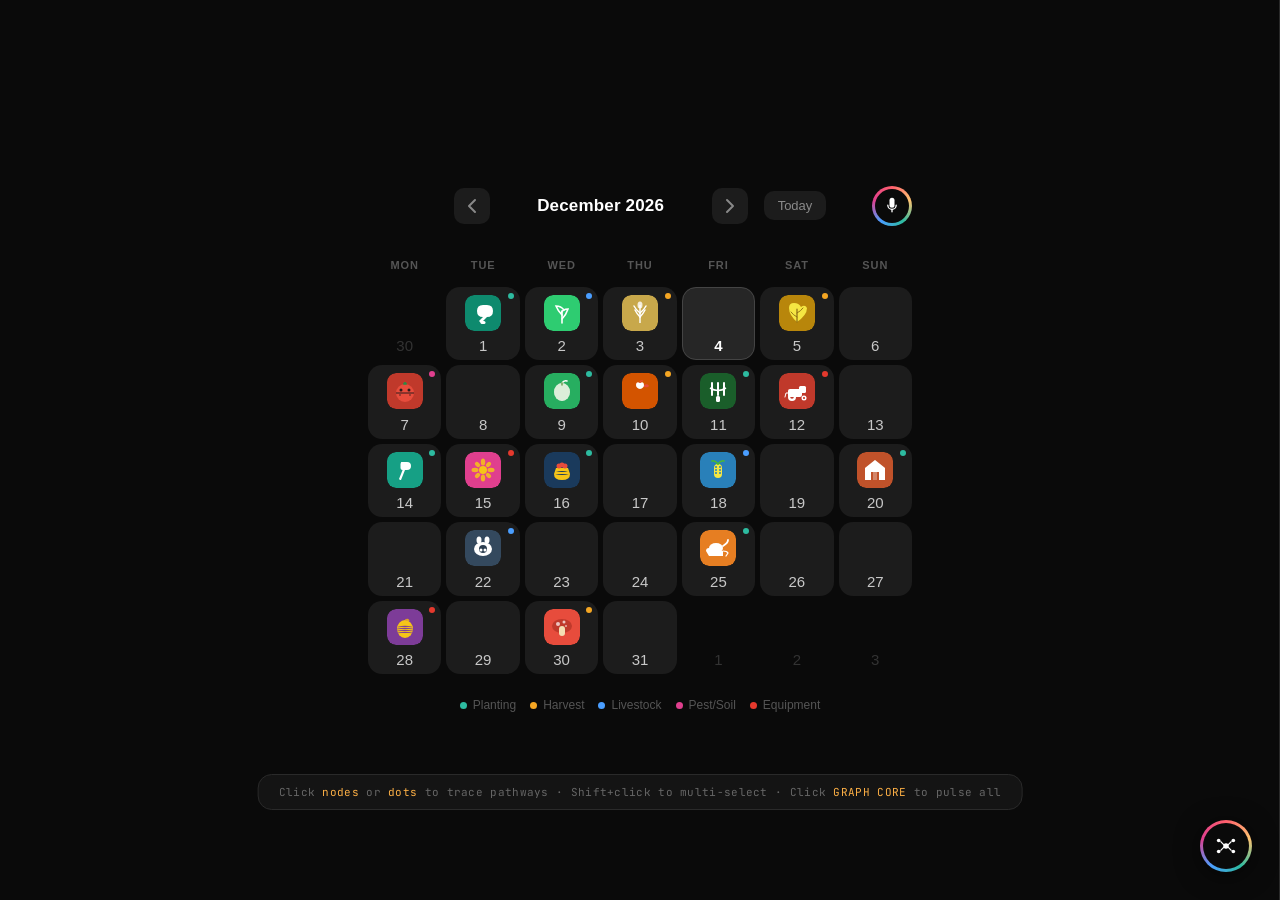
<file: frontend/farmer-calendar.html>
<!DOCTYPE html>
<html lang="en">

  <head>
    <meta charset="UTF-8">
    <title>FarmerCalendar2</title>
    

  </head>
    
  <body>
  <!DOCTYPE html>
<html lang="en">
<head>
<meta charset="UTF-8"/>
<meta name="viewport" content="width=device-width, initial-scale=1.0"/>
<title>Farm Calendar & Knowledge Graph</title>
<style>
@import url('https://fonts.googleapis.com/css2?family=Bitter:wght@400;500;600;700;800;900&family=Oswald:wght@400;500;600;700&family=JetBrains+Mono:wght@400;500;600&display=swap');

*{margin:0;padding:0;box-sizing:border-box;}
body{background:#0a0a0a;min-height:100vh;font-family:-apple-system,"SF Pro Display","Helvetica Neue",Arial,sans-serif;overflow-x:hidden;}

/* ── VIEW TOGGLE ── */
#view-calendar{display:flex;flex-direction:column;align-items:center;justify-content:center;padding:40px 20px;min-height:100vh;}
#view-graph{display:none;background:#474749;color:#f3f1ec;}
body.show-graph #view-calendar{display:none;}
body.show-graph #view-graph{display:block;}

/* ── FAB ── */
.fab{position:fixed;bottom:28px;right:28px;z-index:400;width:52px;height:52px;border-radius:50%;border:none;cursor:pointer;background:conic-gradient(from 0deg,#ff5f6d,#ffc371,#2dbba0,#4a9eff,#e03f8e,#ff5f6d);display:flex;align-items:center;justify-content:center;box-shadow:0 4px 24px rgba(0,0,0,.55);transition:transform .15s ease,box-shadow .2s ease;-webkit-tap-highlight-color:transparent;}
.fab::before{content:'';position:absolute;inset:3px;border-radius:50%;background:#0a0a0a;}
.fab svg{position:relative;z-index:1;}
.fab:hover{transform:scale(1.09);box-shadow:0 6px 32px rgba(255,255,255,.18);}
.fab:active{transform:scale(.95);}
.fab-tip{position:fixed;bottom:36px;right:90px;z-index:399;background:#1c1c1c;border:1px solid #2e2e2e;border-radius:10px;padding:6px 12px;color:#aaa;font-size:12px;white-space:nowrap;pointer-events:none;opacity:0;transition:opacity .2s;}
.fab:hover~.fab-tip{opacity:1;}

/* ── CALENDAR ── */
.calendar-container{display:flex;flex-direction:column;align-items:center;gap:24px;width:100%;max-width:544px;}
.nav-row{width:100%;display:flex;align-items:center;justify-content:center;position:relative;}
.nav{display:flex;align-items:center;gap:16px;}
.nav-btn{background:#1c1c1c;border:none;border-radius:10px;width:36px;height:36px;cursor:pointer;display:flex;align-items:center;justify-content:center;transition:background .15s;flex-shrink:0;}
.nav-btn:hover{background:#2c2c2c;}
.nav-month{font-size:17px;font-weight:600;color:#fff;letter-spacing:.01em;min-width:190px;text-align:center;}
.today-btn{background:#1c1c1c;border:none;border-radius:10px;padding:7px 14px;color:#8a8a8a;font-size:13px;font-family:inherit;cursor:pointer;transition:background .15s,color .15s;white-space:nowrap;}
.today-btn:hover{background:#2c2c2c;color:#fff;}
.agent-trigger{position:absolute;right:0;top:50%;transform:translateY(-50%);width:40px;height:40px;border-radius:50%;border:none;cursor:pointer;padding:0;background:conic-gradient(from 0deg,#ff5f6d,#ffc371,#2dbba0,#4a9eff,#e03f8e,#ff5f6d);display:flex;align-items:center;justify-content:center;transition:transform .15s ease,box-shadow .2s ease;-webkit-tap-highlight-color:transparent;}
.agent-trigger::before{content:'';position:absolute;inset:3px;border-radius:50%;background:#0a0a0a;}
.agent-trigger svg{position:relative;z-index:1;}
.agent-trigger:hover{transform:translateY(-50%) scale(1.08);box-shadow:0 0 16px rgba(255,255,255,.18);}
.agent-trigger:active{transform:translateY(-50%) scale(.95);}
.agent-trigger.live{animation:agentPulse 2s ease-in-out infinite;}
@keyframes agentPulse{0%,100%{box-shadow:0 0 0 0 rgba(74,158,255,0)}50%{box-shadow:0 0 0 6px rgba(74,158,255,.18)}}

/* ── CALENDAR GRID ── */
.cal-wrap{width:100%;}
.cal-headers{display:grid;grid-template-columns:repeat(7,1fr);gap:5px;margin-bottom:5px;}
.col-header{height:34px;display:flex;align-items:center;justify-content:center;font-size:11px;font-weight:600;color:#555;letter-spacing:.08em;text-transform:uppercase;}
.cal-grid{display:grid;grid-template-columns:repeat(7,1fr);gap:5px;}

/* ── DAY CELL ── fixed 72×72, consistent layout ── */
.day-cell{
  /* Force a consistent square using aspect-ratio + min-width 0 */
  position:relative;
  aspect-ratio:1/1;
  min-width:0;
  background:#1c1c1c;
  border-radius:14px;
  display:flex;
  flex-direction:column;
  align-items:center;
  justify-content:space-between;
  padding:8px 6px 7px;
  border:none;
  cursor:pointer;
  transition:background .12s,transform .1s;
  outline:none;
  -webkit-tap-highlight-color:transparent;
  overflow:hidden;
}
.day-cell:hover{background:#272727;transform:scale(1.03);}
.day-cell:active{transform:scale(.97);background:#303030;}
.day-cell.empty{background:transparent;cursor:default;pointer-events:none;}
.day-cell.today{background:#262626;}
.day-cell.today::after{content:'';position:absolute;inset:0;border-radius:14px;border:1.5px solid #444;pointer-events:none;}
.day-cell.selected{background:#2a2a2a;}
.day-cell.selected::after{content:'';position:absolute;inset:0;border-radius:14px;border:1.5px solid #666;pointer-events:none;}

/* Icon sits in top portion, always same size */
.day-icon-wrap{
  width:36px;
  height:36px;
  flex-shrink:0;
  display:flex;
  align-items:center;
  justify-content:center;
  border-radius:9px;
  overflow:hidden;
}
.day-icon-wrap svg{display:block;width:36px;height:36px;}

/* Spacer fills the gap when no icon */
.day-icon-spacer{width:36px;height:36px;flex-shrink:0;}

/* Day number always at bottom */
.day-num{
  font-size:15px;
  font-weight:500;
  color:#c8c8c8;
  line-height:1;
  text-align:center;
  flex-shrink:0;
}
.day-cell.today .day-num{font-weight:700;color:#fff;}
.day-cell.other-month{background:transparent;pointer-events:none;}
.day-cell.other-month .day-num{color:#333;}
.day-cell.other-month .day-icon-wrap{opacity:0;}

/* Dot in top-right corner */
.day-dot{
  position:absolute;
  top:6px;
  right:6px;
  width:6px;
  height:6px;
  border-radius:50%;
  flex-shrink:0;
}
.dot-red{background:#e5392d;}
.dot-teal{background:#2dbba0;}
.dot-pink{background:#e03f8e;}
.dot-blue{background:#4a9eff;}
.dot-amber{background:#f5a623;}

/* ── LEGEND ── */
.legend-bar{display:flex;gap:14px;flex-wrap:wrap;justify-content:center;}
.legend-item{display:flex;align-items:center;gap:6px;font-size:12px;color:#555;}
.legend-dot{width:7px;height:7px;border-radius:50%;flex-shrink:0;}

/* ── MODAL ── */
.modal-overlay{display:none;position:fixed;inset:0;background:rgba(0,0,0,.7);z-index:100;align-items:center;justify-content:center;backdrop-filter:blur(6px);}
.modal-overlay.open{display:flex;}
.modal{background:#1a1a1a;border-radius:20px;border:1px solid #2e2e2e;padding:24px;width:300px;max-width:90vw;position:relative;animation:pop .18s ease;}
@keyframes pop{from{transform:scale(.92);opacity:0}to{transform:scale(1);opacity:1}}
.modal-close{position:absolute;top:14px;right:14px;background:#2a2a2a;border:none;border-radius:50%;width:28px;height:28px;color:#888;font-size:16px;cursor:pointer;display:flex;align-items:center;justify-content:center;transition:background .12s,color .12s;line-height:1;}
.modal-close:hover{background:#333;color:#fff;}
.modal-date{font-size:13px;color:#666;margin-bottom:4px;font-weight:500;letter-spacing:.04em;text-transform:uppercase;}
.modal-day-num{font-size:36px;font-weight:700;color:#fff;line-height:1;margin-bottom:16px;}
.modal-subs{display:flex;flex-direction:column;gap:10px;}
.modal-sub-item{display:flex;align-items:center;gap:12px;background:#222;border-radius:12px;padding:10px 12px;}
.modal-sub-icon{width:36px;height:36px;border-radius:8px;overflow:hidden;flex-shrink:0;display:flex;align-items:center;justify-content:center;}
.modal-sub-icon svg{display:block;width:36px;height:36px;}
.modal-sub-info{flex:1;min-width:0;}
.modal-sub-name{font-size:14px;font-weight:600;color:#e0e0e0;white-space:nowrap;overflow:hidden;text-overflow:ellipsis;}
.modal-sub-desc{font-size:12px;color:#666;margin-top:1px;}
.modal-empty{color:#444;font-size:14px;text-align:center;padding:20px 0 4px;}

/* ── AGENT OVERLAY ── */
.agent-overlay{display:none;position:fixed;inset:0;background:rgba(0,0,0,.75);z-index:200;align-items:center;justify-content:center;backdrop-filter:blur(8px);}
.agent-overlay.open{display:flex;}
.agent-panel{background:#141414;border-radius:22px;border:1px solid #2a2a2a;width:340px;max-width:92vw;padding:22px;position:relative;animation:pop .18s ease;}
.agent-panel-close{position:absolute;top:14px;right:14px;background:#232323;border:none;border-radius:50%;width:28px;height:28px;color:#888;font-size:15px;cursor:pointer;display:flex;align-items:center;justify-content:center;transition:background .12s,color .12s;line-height:1;}
.agent-panel-close:hover{background:#333;color:#fff;}
.agent-header{display:flex;flex-direction:column;align-items:center;gap:10px;margin-bottom:18px;}
.orb-wrap{width:84px;height:84px;border-radius:50%;background:conic-gradient(from 0deg,#ff5f6d,#ffc371,#2dbba0,#4a9eff,#e03f8e,#ff5f6d);display:flex;align-items:center;justify-content:center;cursor:pointer;position:relative;transition:transform .15s ease;}
.orb-wrap::before{content:'';position:absolute;inset:5px;border-radius:50%;background:#141414;}
.orb-wrap:hover{transform:scale(1.04);}
.orb-wrap.active{animation:orbSpin 6s linear infinite,orbPulse 1.8s ease-in-out infinite;}
@keyframes orbSpin{to{transform:rotate(360deg)}}
@keyframes orbPulse{0%,100%{box-shadow:0 0 0 0 rgba(74,158,255,0)}50%{box-shadow:0 0 22px 4px rgba(74,158,255,.35)}}
.orb-icon{position:relative;z-index:1;width:28px;height:28px;}
.agent-name{font-size:15px;font-weight:600;color:#fff;}
.status{font-size:12.5px;color:#777;text-align:center;min-height:16px;}
.status.err{color:#e5392d;}
.agent-controls{display:flex;gap:10px;justify-content:center;flex-wrap:wrap;margin-bottom:16px;}
.ctrl-btn{display:flex;align-items:center;gap:6px;background:#1f1f1f;border:none;border-radius:12px;padding:9px 14px;color:#ddd;font-size:13px;font-family:inherit;font-weight:500;cursor:pointer;transition:background .12s,color .12s;white-space:nowrap;}
.ctrl-btn:hover{background:#2a2a2a;}
.ctrl-btn:disabled{opacity:.5;cursor:default;}
.ctrl-btn svg{display:block;flex-shrink:0;}
.ctrl-btn.call{background:#1f5e3c;color:#cdf5dd;}
.ctrl-btn.call:hover{background:#246b45;}
.ctrl-btn.end{background:#5e1f1f;color:#ffd9d9;}
.ctrl-btn.end:hover{background:#6b2424;}
.ctrl-btn.mute.on{background:#5e4a1f;color:#ffe9c2;}
.ctrl-btn.chat.on{background:#1f3a5e;color:#cfe4ff;}
.agent-divider{height:1px;background:#232323;margin:4px 0 14px;}
.chat-overlay{display:none;flex-direction:column;}
.chat-overlay.open{display:flex;}
.chat-header{display:flex;align-items:center;gap:8px;font-size:12.5px;color:#777;margin-bottom:10px;}
.chat-dot{width:7px;height:7px;border-radius:50%;background:#888;flex-shrink:0;transition:background .2s,box-shadow .2s;}
.chat-msgs{height:220px;overflow-y:auto;display:flex;flex-direction:column;gap:8px;padding:4px 2px;margin-bottom:12px;}
.chat-msgs::-webkit-scrollbar{width:5px;}
.chat-msgs::-webkit-scrollbar-thumb{background:#2a2a2a;border-radius:4px;}
.msg{max-width:82%;padding:9px 12px;border-radius:14px;font-size:13.5px;line-height:1.4;word-wrap:break-word;}
.msg.a{background:#1f1f1f;color:#e4e4e4;align-self:flex-start;border-bottom-left-radius:4px;}
.msg.u{background:#2a4a7a;color:#fff;align-self:flex-end;border-bottom-right-radius:4px;}
.msg.sys{background:transparent;color:#666;align-self:center;font-size:12px;font-style:italic;}
.typing{display:flex;gap:4px;align-self:flex-start;background:#1f1f1f;padding:11px 14px;border-radius:14px;border-bottom-left-radius:4px;}
.typing span{width:6px;height:6px;border-radius:50%;background:#666;animation:typingBounce 1.1s infinite ease-in-out;}
.typing span:nth-child(2){animation-delay:.15s;}
.typing span:nth-child(3){animation-delay:.3s;}
@keyframes typingBounce{0%,60%,100%{transform:translateY(0);opacity:.5}30%{transform:translateY(-4px);opacity:1}}
.chat-input-row{display:flex;gap:8px;}
.chat-input{flex:1;background:#1f1f1f;border:1px solid #2c2c2c;border-radius:12px;padding:10px 12px;color:#fff;font-size:13.5px;font-family:inherit;outline:none;}
.chat-input:focus{border-color:#444;}
.chat-send{background:#2a4a7a;border:none;border-radius:12px;width:40px;color:#fff;cursor:pointer;display:flex;align-items:center;justify-content:center;transition:background .12s;flex-shrink:0;}
.chat-send:hover{background:#335a90;}

/* ═══ GRAPH PAGE ═══ */
#view-graph{font-family:'Oswald',sans-serif;}
#view-graph *{font-family:inherit;}
.graph-back-btn{position:fixed;top:24px;left:24px;z-index:500;background:#1c1c1c;border:1px solid #2e2e2e;border-radius:12px;padding:9px 16px;color:#ccc;font-size:13px;font-family:'Oswald',sans-serif;cursor:pointer;display:flex;align-items:center;gap:8px;transition:background .15s,color .15s;}
.graph-back-btn:hover{background:#2a2a2a;color:#fff;}
.graph-header{padding:44px 50px 18px;}
.header-bar-g{width:230px;height:30px;background:#fcaf45;margin-bottom:18px;}
.graph-title{font-family:'Bitter',serif;font-weight:800;font-size:58px;line-height:1.02;color:#f3f1ec;margin:0 0 16px;letter-spacing:-.5px;}
.graph-deck{font-size:13.5px;line-height:1.65;color:#cfcdc8;max-width:430px;font-weight:400;letter-spacing:.1px;font-family:'Oswald',sans-serif;}
.graph-toolbar{display:flex;align-items:center;gap:12px;padding:0 50px 16px;flex-wrap:wrap;}
.gt-btn{background:#3a3a3c;border:1px solid #525254;border-radius:10px;padding:8px 14px;color:#e3e1db;font-size:12px;font-family:'JetBrains Mono',monospace;letter-spacing:.3px;cursor:pointer;transition:background .15s,border-color .15s,color .15s;white-space:nowrap;}
.gt-btn:hover{background:#4a4a4c;border-color:#888;color:#fff;}
.gt-btn.active{background:#fcaf45;border-color:#fcaf45;color:#1a1a1a;font-weight:600;}
.gt-sep{width:1px;height:28px;background:#525254;flex-shrink:0;}
.gt-label{font-size:11px;color:#888;font-family:'JetBrains Mono',monospace;letter-spacing:.4px;}
.gt-range{-webkit-appearance:none;appearance:none;width:120px;height:4px;background:#3a3a3c;border-radius:2px;outline:none;cursor:pointer;}
.gt-range::-webkit-slider-thumb{-webkit-appearance:none;width:14px;height:14px;border-radius:50%;background:#fcaf45;cursor:pointer;}
.graph-zone{position:relative;width:100%;display:flex;justify-content:center;margin-top:-10px;cursor:crosshair;user-select:none;}
.graph-svg{width:100%;max-width:900px;height:auto;overflow:visible;}
.guide-ring{fill:none;stroke:rgba(255,255,255,.18);stroke-width:1;}
.ringarc{fill:none;}
.ringarc-atlas{stroke:#81c675;}
.ringarc-alice{stroke:#14aae1;}
.ringarc-lhcb{stroke:#fcaf45;}
.ringarc-cms{stroke:#1e968a;}
.ringarc-core{stroke:#8a8a8c;}
.spoke{stroke-width:1.1;opacity:.95;}
.spoke-core{stroke:#c9cac9;}
.spoke-cms{stroke:#1e968a;}
.spoke-atlas{stroke:#81c675;}
.spoke-alice{stroke:#14aae1;}
.spoke-lhcb{stroke:#fcaf45;}
.hub-ring{fill:#474749;stroke-width:2.4;}
.hub-ring-core{stroke:#d9dbda;}
.hub-ring-cms{stroke:#1e968a;}
.hub-ring-atlas{stroke:#81c675;}
.hub-ring-alice{stroke:#14aae1;}
.hub-ring-lhcb{stroke:#fcaf45;}
.hub-fill-core{fill:#d9dbda;}
.hub-fill-cms{fill:#1e968a;}
.hub-fill-atlas{fill:#81c675;}
.hub-fill-alice{fill:#14aae1;}
.hub-fill-lhcb{fill:#fcaf45;}
.leafline{fill:none;stroke-width:.7;opacity:.55;}
.leafline-core{stroke:#c9cac9;}
.leafline-cms{stroke:#1e968a;}
.leafline-atlas{stroke:#81c675;}
.leafline-alice{stroke:#14aae1;}
.leafline-lhcb{stroke:#fcaf45;}
.leafdot{transition:r .2s,opacity .2s;}
.leafdot-core{fill:#d9dbda;}
.leafdot-cms{fill:#1e968a;}
.leafdot-atlas{fill:#81c675;}
.leafdot-alice{fill:#14aae1;}
.leafdot-lhcb{fill:#fcaf45;}
.leaf-label{font-family:'JetBrains Mono',monospace;font-size:4.6px;fill:#c9cac9;letter-spacing:.2px;}
.center-ring{fill:#474749;stroke:#e9e7e1;stroke-width:5;}
.center-fill{fill:#474749;stroke:#6f6f71;stroke-width:1;}
.center-text{font-family:'Oswald',sans-serif;font-weight:600;font-size:11.5px;fill:#f3f1ec;text-anchor:middle;letter-spacing:.5px;}
.pipeline{stroke-width:2.4;}
.pipeline-cms{stroke:#1e968a;}
.pipeline-lhcb{stroke:#fcaf45;}
.pipeline-core{stroke:#d9dbda;}
.pipeline-alice{stroke:#14aae1;}
.pipeline-animated{stroke-dasharray:8 6;animation:pipelineFlow 2.5s linear infinite;}
@keyframes pipelineFlow{from{stroke-dashoffset:0}to{stroke-dashoffset:-56}}
.gate-tick{stroke:#d9dbda;stroke-width:1;stroke-dasharray:2,2;}
.gate-box{fill:#e9e7e1;}
.gate-label{font-family:'JetBrains Mono',monospace;font-size:6px;font-weight:600;fill:#3a3a3c;text-anchor:middle;}
.trigger-pct{font-family:'Bitter',serif;font-weight:800;font-size:9px;fill:#fcaf45;text-anchor:middle;}
.trigger-pct-sub{font-family:'JetBrains Mono',monospace;font-size:4px;fill:#9c8350;text-anchor:middle;}
.trigger-label{font-family:'JetBrains Mono',monospace;font-size:5px;fill:#fcaf45;text-anchor:middle;font-weight:600;}
.glow-path{fill:none;stroke-width:1.8;pointer-events:none;filter:url(#line-glow);animation:glowPulse 1.4s ease-in-out infinite alternate;}
@keyframes glowPulse{from{opacity:.55;stroke-width:1.4;}to{opacity:1;stroke-width:2.6;}}
.ripple-ring{fill:none;stroke-width:1.5;animation:rippleOut .8s ease-out forwards;}
@keyframes rippleOut{from{r:0;opacity:.9;}to{r:44;opacity:0;}}
.hub-highlight{fill:none;stroke-width:3;animation:nodeGlow 1.6s ease-in-out infinite;}
@keyframes nodeGlow{0%,100%{r:9;opacity:.7;}50%{r:13;opacity:1;}}
.leafdot.sel{animation:dotPulse 1s ease-in-out infinite alternate;}
@keyframes dotPulse{from{r:2.6;}to{r:5;opacity:.9;}}
#graph-tooltip{position:fixed;z-index:600;background:#141414;border:1px solid #3a3a3c;border-radius:10px;padding:10px 14px;pointer-events:none;opacity:0;transition:opacity .15s;font-family:'JetBrains Mono',monospace;font-size:11px;color:#e3e1db;box-shadow:0 6px 28px rgba(0,0,0,.6);max-width:200px;}
#graph-tooltip.show{opacity:1;}
#graph-tooltip .tt-title{font-weight:600;font-size:12px;margin-bottom:4px;}
#graph-tooltip .tt-sub{color:#888;font-size:10px;}
#graph-tooltip .tt-dot{display:inline-block;width:8px;height:8px;border-radius:50%;margin-right:6px;vertical-align:middle;}
.graph-info-panel{position:fixed;right:0;top:0;bottom:0;width:0;background:#141414;border-left:1px solid #2a2a2a;z-index:450;overflow:hidden;transition:width .3s ease;display:flex;flex-direction:column;font-family:'JetBrains Mono',monospace;}
.graph-info-panel.open{width:280px;}
.panel-close{position:absolute;top:14px;right:14px;background:#232323;border:none;border-radius:50%;width:28px;height:28px;color:#888;font-size:14px;cursor:pointer;display:flex;align-items:center;justify-content:center;line-height:1;}
.panel-close:hover{background:#333;color:#fff;}
.panel-inner{padding:24px 20px;overflow-y:auto;flex:1;}
.panel-eyebrow{font-size:9px;color:#fcaf45;letter-spacing:.8px;text-transform:uppercase;margin-bottom:6px;}
.panel-title{font-size:18px;font-weight:600;color:#f3f1ec;margin-bottom:12px;line-height:1.2;}
.panel-badge{display:inline-block;padding:3px 9px;border-radius:6px;font-size:10px;letter-spacing:.4px;margin-bottom:14px;}
.panel-conn-list{display:flex;flex-direction:column;gap:6px;margin-top:10px;}
.panel-conn-item{background:#1f1f1f;border-radius:8px;padding:8px 10px;font-size:10px;color:#aaa;display:flex;align-items:center;gap:8px;}
.panel-conn-dot{width:6px;height:6px;border-radius:50%;flex-shrink:0;}
.panel-stats{display:grid;grid-template-columns:1fr 1fr;gap:10px;margin-top:14px;}
.panel-stat{background:#1f1f1f;border-radius:8px;padding:10px;}
.panel-stat-num{font-size:20px;font-weight:700;color:#fff;display:block;}
.panel-stat-label{font-size:9px;color:#666;letter-spacing:.4px;text-transform:uppercase;}
.panel-section-head{font-size:9px;color:#555;letter-spacing:.6px;text-transform:uppercase;margin:16px 0 8px;}
.graph-key-wrap{display:flex;justify-content:flex-end;padding:8px 50px 0;}
.graph-key{width:300px;}
.graph-key h3{font-family:'Bitter',serif;font-weight:800;font-size:26px;margin:0 0 14px;color:#f3f1ec;}
.key-rows{display:flex;flex-direction:column;gap:5px;margin-bottom:14px;font-family:'JetBrains Mono',monospace;font-size:9px;letter-spacing:.5px;color:#cfcdc8;}
.key-row{display:flex;align-items:center;gap:8px;}
.key-row .dash{flex:1;height:1px;background:rgba(255,255,255,.12);}
.key-legend{display:grid;grid-template-columns:1fr 1fr;gap:6px 18px;font-family:'JetBrains Mono',monospace;font-size:9.5px;letter-spacing:.3px;color:#e3e1db;}
.key-legend div{display:flex;align-items:center;gap:7px;}
.swatch{width:9px;height:9px;border-radius:50%;flex:none;}
.sw-core{background:#d9dbda;}
.sw-cms{background:#1e968a;}
.sw-atlas{background:#81c675;}
.sw-alice{background:#14aae1;}
.sw-lhcb{background:#fcaf45;}
.key-node-legend{display:grid;grid-template-columns:1fr 1fr;gap:5px 18px;font-family:'JetBrains Mono',monospace;font-size:9px;letter-spacing:.3px;color:#cfcdc8;margin-top:10px;padding-top:10px;border-top:1px solid rgba(255,255,255,.08);}
.key-node-legend div{display:flex;align-items:center;gap:7px;}
.swatch-ring{width:10px;height:10px;border-radius:50%;border:2px solid;flex:none;background:transparent;}
.graph-stats{margin-top:38px;padding:0 50px;display:grid;grid-template-columns:1.55fr 1.7fr 1.45fr;gap:0;}
.stat-section{border-top:2px dotted #9c8350;padding-top:8px;}
.stat-section+.stat-section{margin-left:26px;padding-left:26px;border-left:1px solid rgba(255,255,255,.08);}
.stat-section h4{font-family:'Bitter',serif;font-weight:800;font-size:17px;color:#c9a24a;margin:0 0 16px;letter-spacing:.2px;}
.stat-cols{display:grid;gap:18px 16px;}
.cols-2{grid-template-columns:1fr 1fr;}
.cols-3{grid-template-columns:1fr .9fr .9fr;}
.cols-4{grid-template-columns:.85fr .7fr;}
.stat-block{padding-bottom:6px;}
.stat-num{font-family:'Bitter',serif;font-weight:800;font-size:34px;line-height:1;color:#f3f1ec;display:block;margin-bottom:2px;}
.stat-num.small{font-size:26px;}
.stat-num sup{font-size:.45em;font-weight:700;margin-left:1px;top:-.6em;}
.stat-label{font-family:'Oswald',sans-serif;font-weight:600;font-size:11.5px;text-transform:uppercase;color:#e3e1db;letter-spacing:.2px;margin-bottom:6px;display:block;}
.stat-eyebrow{font-family:'Oswald',sans-serif;font-weight:600;font-size:10.5px;text-transform:uppercase;color:#c9a24a;letter-spacing:.4px;margin-bottom:2px;display:block;}
.stat-copy{font-size:9.6px;line-height:1.55;color:#a8a6a1;font-family:'Oswald',sans-serif;font-weight:300;}
.map-thumb{width:100%;aspect-ratio:1/.78;border:1px solid rgba(255,255,255,.14);border-radius:2px;position:relative;background:repeating-linear-gradient(0deg,rgba(255,255,255,.05) 0 1px,transparent 1px 18px),repeating-linear-gradient(90deg,rgba(255,255,255,.05) 0 1px,transparent 1px 18px);margin-bottom:8px;overflow:hidden;}
.map-thumb svg{position:absolute;inset:0;width:100%;height:100%;}
.special-callout-row{display:grid;grid-template-columns:1fr 1fr;gap:12px;margin-top:18px;}
.callout-block{background:#3a3830;border:1px solid #5a5040;border-radius:4px;padding:12px 14px;position:relative;overflow:hidden;}
.callout-block::before{content:'';position:absolute;top:0;left:0;right:0;height:3px;background:#fcaf45;}
.callout-title{font-family:'Bitter',serif;font-weight:900;font-size:18px;color:#f3f1ec;line-height:1.05;margin-bottom:2px;}
.callout-subtitle{font-family:'Oswald',sans-serif;font-size:9px;color:#fcaf45;letter-spacing:.6px;text-transform:uppercase;margin-bottom:6px;}
.callout-copy{font-size:8.5px;line-height:1.5;color:#a8a6a1;font-family:'Oswald',sans-serif;}
.dimension-block{display:flex;align-items:center;gap:10px;margin-top:12px;padding-top:12px;border-top:1px dotted #5a5040;}
.dimension-num{font-family:'Bitter',serif;font-weight:800;font-size:28px;color:#f3f1ec;white-space:nowrap;}
.dimension-label{font-family:'Oswald',sans-serif;font-size:9px;color:#c9a24a;letter-spacing:.5px;text-transform:uppercase;}
.dimension-copy{font-size:8px;color:#888;font-family:'Oswald',sans-serif;line-height:1.4;}
.graph-hud{position:fixed;bottom:90px;left:50%;transform:translateX(-50%);background:#141414;border:1px solid #2a2a2a;border-radius:14px;padding:10px 20px;font-family:'JetBrains Mono',monospace;font-size:11px;color:#666;letter-spacing:.3px;pointer-events:none;white-space:nowrap;transition:opacity .3s;opacity:1;}
.graph-hud.hidden{opacity:0;}
.graph-hud span{color:#fcaf45;}
.sel-badge{position:fixed;top:24px;right:320px;z-index:500;background:#fcaf45;border-radius:10px;padding:6px 14px;font-family:'JetBrains Mono',monospace;font-size:11px;color:#1a1a1a;font-weight:700;letter-spacing:.3px;display:none;}
.sel-badge.show{display:block;}
@keyframes ambientGlow{from{opacity:.2;}to{opacity:.5;}}
@media(prefers-reduced-motion:reduce){.pipeline-animated,.glow-path,.hub-highlight,.leafdot.sel,.ripple-ring{animation:none;}}
@media(max-width:760px){
  .graph-header{padding:32px 22px 14px;}
  .graph-title{font-size:38px;}
  .graph-key-wrap{padding:8px 22px 0;justify-content:flex-start;}
  .graph-stats{grid-template-columns:1fr;padding:0 22px;}
  .stat-section+.stat-section{margin-left:0;padding-left:0;border-left:none;margin-top:26px;}
  .cols-3,.cols-4{grid-template-columns:1fr 1fr;}
  .graph-toolbar{padding:0 22px 16px;}
  .special-callout-row{grid-template-columns:1fr;}
}
</style>
</head>
<body>

<!-- ════ CALENDAR VIEW ════ -->
<div id="view-calendar">
  <div class="calendar-container">
    <div class="nav-row">
      <div class="nav">
        <button class="nav-btn" id="prevBtn" aria-label="Previous month">
          <svg width="10" height="16" viewBox="0 0 10 16" fill="none"><path d="M8 2L2 8L8 14" stroke="#888" stroke-width="2" stroke-linecap="round" stroke-linejoin="round"/></svg>
        </button>
        <span class="nav-month" id="navMonth"></span>
        <button class="nav-btn" id="nextBtn" aria-label="Next month">
          <svg width="10" height="16" viewBox="0 0 10 16" fill="none"><path d="M2 2L8 8L2 14" stroke="#888" stroke-width="2" stroke-linecap="round" stroke-linejoin="round"/></svg>
        </button>
        <button class="today-btn" id="todayBtn">Today</button>
      </div>
      <button class="agent-trigger" id="agentTrigger" aria-label="Open voice assistant">
        <svg width="20" height="20" viewBox="0 0 24 24" fill="none">
          <path d="M12 14a3 3 0 0 0 3-3V5a3 3 0 0 0-6 0v6a3 3 0 0 0 3 3z" fill="#fff"/>
          <path d="M17 11a5 5 0 0 1-10 0" stroke="#fff" stroke-width="1.6" stroke-linecap="round" fill="none"/>
          <path d="M12 16v3" stroke="#fff" stroke-width="1.6" stroke-linecap="round"/>
        </svg>
      </button>
    </div>

    <div class="cal-wrap">
      <div class="cal-headers">
        <div class="col-header">MON</div>
        <div class="col-header">TUE</div>
        <div class="col-header">WED</div>
        <div class="col-header">THU</div>
        <div class="col-header">FRI</div>
        <div class="col-header">SAT</div>
        <div class="col-header">SUN</div>
      </div>
      <div class="cal-grid" id="calGrid"></div>
    </div>

    <div class="legend-bar" id="legendBar"></div>
  </div>
</div>

<!-- ════ GRAPH VIEW ════ -->
<div id="view-graph">
  <button class="graph-back-btn" id="graphBackBtn">
    <svg width="14" height="14" viewBox="0 0 24 24" fill="none"><path d="M19 12H5M5 12L12 19M5 12L12 5" stroke="currentColor" stroke-width="2" stroke-linecap="round" stroke-linejoin="round"/></svg>
    Back to Calendar
  </button>

  <div class="graph-header">
    <div class="header-bar-g"></div>
    <h1 class="graph-title">Mapping<br>the graph</h1>
    <p class="graph-deck">Click nodes, dots, or spokes to illuminate data pathways. Hold Shift to multi-select. Use the toolbar to filter by domain or trigger wave animations across the network.</p>
  </div>

  <div class="graph-toolbar">
    <span class="gt-label">FILTER</span>
    <button class="gt-btn active" data-domain="all">ALL</button>
    <button class="gt-btn" data-domain="cms" style="color:#1e968a;">VERTEX</button>
    <button class="gt-btn" data-domain="atlas" style="color:#81c675;">SCHEMA</button>
    <button class="gt-btn" data-domain="lhcb" style="color:#fcaf45;">SIGNAL</button>
    <button class="gt-btn" data-domain="alice" style="color:#14aae1;">STREAM</button>
    <div class="gt-sep"></div>
    <span class="gt-label">ANIMATE</span>
    <button class="gt-btn" id="btn-wave">WAVE PULSE</button>
    <button class="gt-btn" id="btn-spiral">SPIRAL SWEEP</button>
    <button class="gt-btn" id="btn-cascade">CASCADE</button>
    <div class="gt-sep"></div>
    <span class="gt-label">GLOW</span>
    <input type="range" class="gt-range" id="glowSlider" min="0" max="10" value="5" step="1">
    <button class="gt-btn" id="btn-clear">CLEAR</button>
  </div>

  <div class="graph-zone" id="graphZone">
    <svg viewBox="-340 -300 680 620" class="graph-svg" id="mainSvg" xmlns="http://www.w3.org/2000/svg">
      <defs>
        <filter id="line-glow" x="-60%" y="-60%" width="220%" height="220%">
          <feGaussianBlur stdDeviation="2.5" result="blur1"/>
          <feMerge><feMergeNode in="blur1"/><feMergeNode in="SourceGraphic"/></feMerge>
        </filter>
        <marker id="arrowhead" markerWidth="6" markerHeight="6" refX="3" refY="3" orient="auto">
          <path d="M0 0 L6 3 L0 6 Z" fill="#fcaf45" opacity=".7"/>
        </marker>
      </defs>

      <circle cx="0" cy="0" r="80" fill="rgba(243,241,236,0.05)" style="animation:ambientGlow 4s ease-in-out infinite alternate;"/>
      <circle cx="0" cy="0" r="266" class="guide-ring"/>
      <circle cx="0" cy="0" r="277" class="guide-ring" style="stroke-width:.5;opacity:.12;"/>

      <g class="ring-layer">
        <path d="M -181.00 -209.69 A 277.00 277.00 0 0 1 188.21 -203.24" class="ringarc ringarc-atlas" style="stroke-width:18px;stroke-linecap:round"/>
        <path d="M 203.24 -188.21 A 277.00 277.00 0 0 1 272.62 -49.05" class="ringarc ringarc-alice" style="stroke-width:18px;stroke-linecap:round"/>
        <path d="M 275.58 -27.99 A 277.00 277.00 0 0 1 -205.20 186.07" class="ringarc ringarc-lhcb" style="stroke-width:18px;stroke-linecap:round"/>
        <path d="M -218.87 169.78 A 277.00 277.00 0 0 1 -264.61 81.91" class="ringarc ringarc-core" style="stroke-width:18px;stroke-linecap:round"/>
        <path d="M -270.12 61.37 A 277.00 277.00 0 0 1 -196.55 -195.18" class="ringarc ringarc-cms" style="stroke-width:18px;stroke-linecap:round"/>
      </g>

      <g font-family="'JetBrains Mono',monospace" font-size="5.5" letter-spacing=".3">
        <text x="5" y="-293" text-anchor="middle" fill="#81c675" font-size="6" font-weight="600">SCHEMA · 48%</text>
        <text x="255" y="-140" text-anchor="start" fill="#14aae1" font-size="6" font-weight="600">STREAM · 13%</text>
        <text x="-298" y="100" text-anchor="end" fill="#fcaf45" font-size="6" font-weight="600">SIGNAL · 25%</text>
        <text x="-288" y="40" text-anchor="end" fill="#d9dbda" font-size="5.5" font-weight="600">MULTI · 6%</text>
        <text x="-245" y="-215" text-anchor="end" fill="#1e968a" font-size="6" font-weight="600">VERTEX · 8%</text>
      </g>

      <g class="pipeline-layer">
        <line x1="-300" y1="-9" x2="-46.00" y2="-9" class="pipeline pipeline-cms"/>
        <line x1="-300" y1="-3" x2="-46.00" y2="-3" class="pipeline pipeline-lhcb"/>
        <line x1="-300" y1="3" x2="-46.00" y2="3" class="pipeline pipeline-core"/>
        <line x1="-300" y1="9" x2="-46.00" y2="9" class="pipeline pipeline-alice"/>
        <line x1="-300" y1="-9" x2="-46" y2="-9" stroke="#1e968a" stroke-width="1.2" opacity=".4" class="pipeline-animated" stroke-dasharray="6 10"/>
        <line x1="-300" y1="-3" x2="-46" y2="-3" stroke="#fcaf45" stroke-width="1.2" opacity=".4" class="pipeline-animated" stroke-dasharray="6 10" style="animation-delay:.4s"/>
        <line x1="-300" y1="3" x2="-46" y2="3" stroke="#d9dbda" stroke-width="1.2" opacity=".3" class="pipeline-animated" stroke-dasharray="6 10" style="animation-delay:.8s"/>
        <line x1="-300" y1="9" x2="-46" y2="9" stroke="#14aae1" stroke-width="1.2" opacity=".4" class="pipeline-animated" stroke-dasharray="6 10" style="animation-delay:1.2s"/>
        <g>
          <line x1="-230" y1="-22" x2="-230" y2="14" class="gate-tick"/>
          <rect x="-260" y="-40" width="60" height="16" rx="2" class="gate-box"/>
          <text x="-230" y="-29" class="gate-label">INGEST&#160;GATE</text>
        </g>
        <g>
          <line x1="-160" y1="-22" x2="-160" y2="14" class="gate-tick"/>
          <rect x="-190" y="-40" width="60" height="16" rx="2" class="gate-box"/>
          <text x="-160" y="-29" class="gate-label">INGEST&#160;GATE</text>
        </g>
        <g>
          <rect x="-258" y="-75" width="56" height="30" rx="2" fill="#3a3830" stroke="#5a5040" stroke-width=".6"/>
          <text x="-230" y="-64" class="trigger-label">TRIGGER ONE</text>
          <text x="-230" y="-55" class="trigger-pct">99.99%</text>
          <text x="-230" y="-48" class="trigger-pct-sub">DATA DISCARDED</text>
          <line x1="-230" y1="-45" x2="-230" y2="-40" stroke="#fcaf45" stroke-width=".8" opacity=".5" marker-end="url(#arrowhead)"/>
        </g>
        <g>
          <rect x="-188" y="-75" width="56" height="30" rx="2" fill="#3a3830" stroke="#5a5040" stroke-width=".6"/>
          <text x="-160" y="-64" class="trigger-label">TRIGGER TWO</text>
          <text x="-160" y="-55" class="trigger-pct">99%</text>
          <text x="-160" y="-48" class="trigger-pct-sub">DATA DISCARDED</text>
          <line x1="-160" y1="-45" x2="-160" y2="-40" stroke="#fcaf45" stroke-width=".8" opacity=".5" marker-end="url(#arrowhead)"/>
        </g>
        <text x="-310" y="-20" font-family="'JetBrains Mono',monospace" font-size="5" fill="#888" text-anchor="middle" letter-spacing=".4">SOURCES</text>
        <text x="-310" y="-14" font-family="'JetBrains Mono',monospace" font-size="4" fill="#666" text-anchor="middle">10K+</text>
      </g>

      <g class="link-layer" id="linkLayer">
        <line x1="-21.60" y1="-40.62" x2="-45.07" y2="-84.76" class="spoke spoke-atlas" data-hub="h0"/>
        <path d="M -45.07 -84.76 Q -75 -108 -210.31 -115.62" class="leafline leafline-atlas" data-hub="h0" data-leaf="l0"/>
        <path d="M -45.07 -84.76 Q -71 -110 -168.52 -170.89" class="leafline leafline-atlas" data-hub="h0" data-leaf="l1"/>
        <path d="M -45.07 -84.76 Q -66 -113 -142.08 -193.42" class="leafline leafline-atlas" data-hub="h0" data-leaf="l2"/>
        <path d="M -45.07 -84.76 Q -60 -116 -112.67 -211.91" class="leafline leafline-atlas" data-hub="h0" data-leaf="l3"/>
        <path d="M -45.07 -84.76 Q -55 -119 -80.90 -225.95" class="leafline leafline-atlas" data-hub="h0" data-leaf="l4"/>
        <path d="M -45.07 -84.76 Q -49 -121 -47.44 -235.27" class="leafline leafline-atlas" data-hub="h0" data-leaf="l5"/>
        <path d="M -45.07 -84.76 Q -48 -122 21.75 -239.01" class="leafline leafline-atlas" data-hub="h0" data-leaf="l6"/>
        <line x1="-6.40" y1="-45.55" x2="-13.36" y2="-95.07" class="spoke spoke-core" data-hub="h1"/>
        <path d="M -13.36 -95.07 Q -32 -127 -148.49 -188.55" class="leafline leafline-core" data-hub="h1" data-leaf="l7"/>
        <path d="M -13.36 -95.07 Q -26 -128 -108.54 -214.05" class="leafline leafline-core" data-hub="h1" data-leaf="l8"/>
        <path d="M -13.36 -95.07 Q -20 -130 -48.99 -234.95" class="leafline leafline-core" data-hub="h1" data-leaf="l9"/>
        <path d="M -13.36 -95.07 Q -13 -131 13.95 -239.59" class="leafline leafline-cms" data-hub="h1" data-leaf="l10"/>
        <path d="M -13.36 -95.07 Q -7 -131 60.77 -232.18" class="leafline leafline-atlas" data-hub="h1" data-leaf="l11"/>
        <path d="M -13.36 -95.07 Q -2 -131 105.21 -215.71" class="leafline leafline-cms" data-hub="h1" data-leaf="l12"/>
        <line x1="9.56" y1="-44.99" x2="19.96" y2="-93.90" class="spoke spoke-atlas" data-hub="h2"/>
        <path d="M 19.96 -93.90 Q 13 -131 -76.55 -227.46" class="leafline leafline-atlas" data-hub="h2" data-leaf="l13"/>
        <path d="M 19.96 -93.90 Q 19 -130 -20.92 -239.09" class="leafline leafline-atlas" data-hub="h2" data-leaf="l14"/>
        <path d="M 19.96 -93.90 Q 25 -129 35.89 -237.30" class="leafline leafline-atlas" data-hub="h2" data-leaf="l15"/>
        <path d="M 19.96 -93.90 Q 33 -127 103.70 -216.44" class="leafline leafline-atlas" data-hub="h2" data-leaf="l16"/>
        <path d="M 19.96 -93.90 Q 41 -125 151.69 -185.99" class="leafline leafline-atlas" data-hub="h2" data-leaf="l17"/>
        <path d="M 19.96 -93.90 Q 43 -124 172.64 -166.72" class="leafline leafline-atlas" data-hub="h2" data-leaf="l18"/>
        <line x1="24.38" y1="-39.01" x2="50.87" y2="-81.41" class="spoke spoke-core" data-hub="h3"/>
        <path d="M 50.87 -81.41 Q 63 -115 68.97 -229.88" class="leafline leafline-cms" data-hub="h3" data-leaf="l19"/>
        <path d="M 50.87 -81.41 Q 69 -111 127.18 -203.53" class="leafline leafline-lhcb" data-hub="h3" data-leaf="l20"/>
        <path d="M 50.87 -81.41 Q 73 -109 161.21 -177.79" class="leafline leafline-core" data-hub="h3" data-leaf="l21"/>
        <path d="M 50.87 -81.41 Q 77 -106 190.15 -146.43" class="leafline leafline-alice" data-hub="h3" data-leaf="l22"/>
        <line x1="34.18" y1="-30.78" x2="71.34" y2="-64.24" class="spoke spoke-cms" data-hub="h4"/>
        <path d="M 71.34 -64.24 Q 95 -91 149.86 -187.46" class="leafline leafline-cms" data-hub="h4" data-leaf="l23"/>
        <path d="M 71.34 -64.24 Q 99 -87 186.83 -150.65" class="leafline leafline-cms" data-hub="h4" data-leaf="l24"/>
        <path d="M 71.34 -64.24 Q 102 -82 214.97 -106.71" class="leafline leafline-cms" data-hub="h4" data-leaf="l25"/>
        <line x1="40.62" y1="-21.60" x2="84.76" y2="-45.07" class="spoke spoke-core" data-hub="h5"/>
        <path d="M 84.76 -45.07 Q 115 -64 196.60 -137.66" class="leafline leafline-cms" data-hub="h5" data-leaf="l26"/>
        <path d="M 84.76 -45.07 Q 118 -59 224.06 -86.01" class="leafline leafline-alice" data-hub="h5" data-leaf="l27"/>
        <path d="M 84.76 -45.07 Q 119 -56 232.87 -58.06" class="leafline leafline-alice" data-hub="h5" data-leaf="l28"/>
        <line x1="44.43" y1="-11.91" x2="92.73" y2="-24.85" class="spoke spoke-core" data-hub="h6"/>
        <path d="M 92.73 -24.85 Q 127 -36 226.74 -78.66" class="leafline leafline-atlas" data-hub="h6" data-leaf="l29"/>
        <path d="M 92.73 -24.85 Q 128 -32 235.70 -45.25" class="leafline leafline-cms" data-hub="h6" data-leaf="l30"/>
        <path d="M 92.73 -24.85 Q 128 -28 239.75 -10.89" class="leafline leafline-cms" data-hub="h6" data-leaf="l31"/>
        <line x1="45.89" y1="-3.21" x2="53.63" y2="-3.75" class="spoke spoke-atlas" data-hub="h7"/>
        <line x1="45.55" y1="6.40" x2="77.95" y2="10.96" class="spoke spoke-lhcb" data-hub="h8"/>
        <line x1="43.23" y1="15.73" x2="90.21" y2="32.83" class="spoke spoke-core" data-hub="h9"/>
        <path d="M 90.21 32.83 Q 124 43 230.86 65.62" class="leafline leafline-atlas" data-hub="h9" data-leaf="l32"/>
        <path d="M 90.21 32.83 Q 121 50 202.64 128.60" class="leafline leafline-cms" data-hub="h9" data-leaf="l33"/>
        <line x1="38.14" y1="25.72" x2="79.59" y2="53.68" class="spoke spoke-cms" data-hub="h10"/>
        <path d="M 79.59 53.68 Q 111 71 213.84 108.96" class="leafline leafline-cms" data-hub="h10" data-leaf="l34"/>
        <path d="M 79.59 53.68 Q 105 79 160.59 178.35" class="leafline leafline-cms" data-hub="h10" data-leaf="l35"/>
        <line x1="30.78" y1="34.18" x2="64.24" y2="71.34" class="spoke spoke-core" data-hub="h11"/>
        <path d="M 64.24 71.34 Q 90 96 177.61 161.42" class="leafline leafline-alice" data-hub="h11" data-leaf="l36"/>
        <path d="M 64.24 71.34 Q 86 99 160.59 178.35" class="leafline leafline-atlas" data-hub="h11" data-leaf="l37"/>
        <path d="M 64.24 71.34 Q 82 103 121.93 206.72" class="leafline leafline-atlas" data-hub="h11" data-leaf="l38"/>
        <line x1="20.17" y1="41.34" x2="42.08" y2="86.28" class="spoke spoke-core" data-hub="h12"/>
        <path d="M 42.08 86.28 Q 64 114 164.02 175.21" class="leafline leafline-atlas" data-hub="h12" data-leaf="l39"/>
        <path d="M 42.08 86.28 Q 60 117 131.88 200.52" class="leafline leafline-atlas" data-hub="h12" data-leaf="l40"/>
        <path d="M 42.08 86.28 Q 54 120 95.91 220.00" class="leafline leafline-core" data-hub="h12" data-leaf="l41"/>
        <path d="M 42.08 86.28 Q 50 121 57.16 233.09" class="leafline leafline-core" data-hub="h12" data-leaf="l42"/>
        <line x1="6.40" y1="45.55" x2="13.36" y2="95.07" class="spoke spoke-atlas" data-hub="h13"/>
        <path d="M 13.36 95.07 Q 32 128 160.59 178.35" class="leafline leafline-atlas" data-hub="h13" data-leaf="l43"/>
        <path d="M 13.36 95.07 Q 25 129 98.02 219.07" class="leafline leafline-atlas" data-hub="h13" data-leaf="l44"/>
        <path d="M 13.36 95.07 Q 15 131 11.02 239.75" class="leafline leafline-atlas" data-hub="h13" data-leaf="l45"/>
        <path d="M 13.36 95.07 Q 7 131 -63.18 231.53" class="leafline leafline-atlas" data-hub="h13" data-leaf="l46"/>
        <path d="M 13.36 95.07 Q 2 131 -105.21 215.71" class="leafline leafline-atlas" data-hub="h13" data-leaf="l47"/>
        <line x1="-9.56" y1="44.99" x2="-19.96" y2="93.90" class="spoke spoke-cms" data-hub="h14"/>
        <path d="M -19.96 93.90 Q -11 131 89.91 222.52" class="leafline leafline-cms" data-hub="h14" data-leaf="l48"/>
        <path d="M -19.96 93.90 Q -19 130 -8.38 239.85" class="leafline leafline-cms" data-hub="h14" data-leaf="l49"/>
        <path d="M -19.96 93.90 Q -30 128 -89.91 222.52" class="leafline leafline-cms" data-hub="h14" data-leaf="l50"/>
        <path d="M -19.96 93.90 Q -40 125 -160.59 178.35" class="leafline leafline-cms" data-hub="h14" data-leaf="l51"/>
        <line x1="-24.38" y1="39.01" x2="-50.87" y2="81.41" class="spoke spoke-core" data-hub="h15"/>
        <path d="M -50.87 81.41 Q -60 117 -71.18 229.20" class="leafline leafline-alice" data-hub="h15" data-leaf="l52"/>
        <path d="M -50.87 81.41 Q -69 112 -119.61 208.07" class="leafline leafline-core" data-hub="h15" data-leaf="l53"/>
        <path d="M -50.87 81.41 Q -74 109 -162.24 176.85" class="leafline leafline-alice" data-hub="h15" data-leaf="l54"/>
        <path d="M -50.87 81.41 Q -80 105 -206.55 122.22" class="leafline leafline-core" data-hub="h15" data-leaf="l55"/>
      </g>

      <g class="leaf-layer" id="leafLayer">
        <circle cx="-210.31" cy="-115.62" r="2.6" class="leafdot leafdot-atlas" data-id="l0" data-name="REGION-00" data-domain="atlas"/>
        <circle cx="-168.52" cy="-170.89" r="2.6" class="leafdot leafdot-atlas" data-id="l1" data-name="NODE-04" data-domain="atlas"/>
        <circle cx="-142.08" cy="-193.42" r="2.6" class="leafdot leafdot-atlas" data-id="l2" data-name="NODE-06" data-domain="atlas"/>
        <circle cx="-112.67" cy="-211.91" r="2.6" class="leafdot leafdot-atlas" data-id="l3" data-name="INDEX-08" data-domain="atlas"/>
        <circle cx="-80.90" cy="-225.95" r="2.6" class="leafdot leafdot-atlas" data-id="l4" data-name="VAULT-10" data-domain="atlas"/>
        <circle cx="-47.44" cy="-235.27" r="2.6" class="leafdot leafdot-atlas" data-id="l5" data-name="EDGE-12" data-domain="atlas"/>
        <circle cx="21.75" cy="-239.01" r="2.6" class="leafdot leafdot-atlas" data-id="l6" data-name="NODE-16" data-domain="atlas"/>
        <circle cx="-148.49" cy="-188.55" r="2.6" class="leafdot leafdot-core" data-id="l7" data-name="POD-21" data-domain="core"/>
        <circle cx="-108.54" cy="-214.05" r="2.6" class="leafdot leafdot-core" data-id="l8" data-name="EDGE-24" data-domain="core"/>
        <circle cx="-48.99" cy="-234.95" r="2.6" class="leafdot leafdot-core" data-id="l9" data-name="SHARD-28" data-domain="core"/>
        <circle cx="13.95" cy="-239.59" r="2.6" class="leafdot leafdot-cms" data-id="l10" data-name="VAULT-32" data-domain="cms"/>
        <circle cx="60.77" cy="-232.18" r="2.6" class="leafdot leafdot-atlas" data-id="l11" data-name="CACHE-50" data-domain="atlas"/>
        <circle cx="105.21" cy="-215.71" r="2.6" class="leafdot leafdot-cms" data-id="l12" data-name="INDEX-38" data-domain="cms"/>
        <circle cx="-76.55" cy="-227.46" r="2.6" class="leafdot leafdot-atlas" data-id="l13" data-name="RELAY-41" data-domain="atlas"/>
        <circle cx="-20.92" cy="-239.09" r="2.6" class="leafdot leafdot-atlas" data-id="l14" data-name="RELAY-45" data-domain="atlas"/>
        <circle cx="35.89" cy="-237.30" r="2.6" class="leafdot leafdot-atlas" data-id="l15" data-name="WORKER-49" data-domain="atlas"/>
        <circle cx="103.70" cy="-216.44" r="2.6" class="leafdot leafdot-atlas" data-id="l16" data-name="NODE-53" data-domain="atlas"/>
        <circle cx="151.69" cy="-185.99" r="2.6" class="leafdot leafdot-atlas" data-id="l17" data-name="RELAY-57" data-domain="atlas"/>
        <circle cx="172.64" cy="-166.72" r="2.6" class="leafdot leafdot-atlas" data-id="l18" data-name="WORKER-60" data-domain="atlas"/>
        <circle cx="68.97" cy="-229.88" r="2.6" class="leafdot leafdot-cms" data-id="l19" data-name="VAULT-61" data-domain="cms"/>
        <circle cx="127.18" cy="-203.53" r="2.6" class="leafdot leafdot-lhcb" data-id="l20" data-name="POD-64" data-domain="lhcb"/>
        <circle cx="161.21" cy="-177.79" r="2.6" class="leafdot leafdot-core" data-id="l21" data-name="INDEX-66" data-domain="core"/>
        <circle cx="190.15" cy="-146.43" r="2.6" class="leafdot leafdot-alice" data-id="l22" data-name="INDEX-68" data-domain="alice"/>
        <circle cx="149.86" cy="-187.46" r="2.6" class="leafdot leafdot-cms" data-id="l23" data-name="INDEX-81" data-domain="cms"/>
        <circle cx="186.83" cy="-150.65" r="2.6" class="leafdot leafdot-cms" data-id="l24" data-name="NODE-83" data-domain="cms"/>
        <circle cx="214.97" cy="-106.71" r="2.6" class="leafdot leafdot-cms" data-id="l25" data-name="WORKER-85" data-domain="cms"/>
        <circle cx="196.60" cy="-137.66" r="2.6" class="leafdot leafdot-cms" data-id="l26" data-name="WORKER-101" data-domain="cms"/>
        <circle cx="224.06" cy="-86.01" r="2.6" class="leafdot leafdot-alice" data-id="l27" data-name="POD-103" data-domain="alice"/>
        <circle cx="232.87" cy="-58.06" r="2.6" class="leafdot leafdot-alice" data-id="l28" data-name="EDGE-104" data-domain="alice"/>
        <circle cx="226.74" cy="-78.66" r="2.6" class="leafdot leafdot-atlas" data-id="l29" data-name="INDEX-121" data-domain="atlas"/>
        <circle cx="235.70" cy="-45.25" r="2.6" class="leafdot leafdot-cms" data-id="l30" data-name="RELAY-122" data-domain="cms"/>
        <circle cx="239.75" cy="-10.89" r="2.6" class="leafdot leafdot-cms" data-id="l31" data-name="CACHE-123" data-domain="cms"/>
        <circle cx="230.86" cy="65.62" r="2.6" class="leafdot leafdot-atlas" data-id="l32" data-name="POD-181" data-domain="atlas"/>
        <circle cx="202.64" cy="128.60" r="2.6" class="leafdot leafdot-cms" data-id="l33" data-name="SHARD-183" data-domain="cms"/>
        <circle cx="213.84" cy="108.96" r="2.6" class="leafdot leafdot-cms" data-id="l34" data-name="POD-201" data-domain="cms"/>
        <circle cx="160.59" cy="178.35" r="2.6" class="leafdot leafdot-cms" data-id="l35" data-name="SHARD-204" data-domain="cms"/>
        <circle cx="177.61" cy="161.42" r="2.6" class="leafdot leafdot-alice" data-id="l36" data-name="EDGE-242" data-domain="alice"/>
        <circle cx="160.59" cy="178.35" r="2.6" class="leafdot leafdot-atlas" data-id="l37" data-name="INDEX-240" data-domain="atlas"/>
        <circle cx="121.93" cy="206.72" r="2.6" class="leafdot leafdot-atlas" data-id="l38" data-name="CACHE-225" data-domain="atlas"/>
        <circle cx="164.02" cy="175.21" r="2.6" class="leafdot leafdot-atlas" data-id="l39" data-name="POD-260" data-domain="atlas"/>
        <circle cx="131.88" cy="200.52" r="2.6" class="leafdot leafdot-atlas" data-id="l40" data-name="NODE-263" data-domain="atlas"/>
        <circle cx="95.91" cy="220.00" r="2.6" class="leafdot leafdot-core" data-id="l41" data-name="EDGE-266" data-domain="core"/>
        <circle cx="57.16" cy="233.09" r="2.6" class="leafdot leafdot-core" data-id="l42" data-name="CACHE-269" data-domain="core"/>
        <circle cx="160.59" cy="178.35" r="2.6" class="leafdot leafdot-atlas" data-id="l43" data-name="POD-261" data-domain="atlas"/>
        <circle cx="98.02" cy="219.07" r="2.6" class="leafdot leafdot-atlas" data-id="l44" data-name="INDEX-283" data-domain="atlas"/>
        <circle cx="11.02" cy="239.75" r="2.6" class="leafdot leafdot-atlas" data-id="l45" data-name="NODE-285" data-domain="atlas"/>
        <circle cx="-63.18" cy="231.53" r="2.6" class="leafdot leafdot-atlas" data-id="l46" data-name="SHARD-289" data-domain="atlas"/>
        <circle cx="-105.21" cy="215.71" r="2.6" class="leafdot leafdot-atlas" data-id="l47" data-name="REGION-291" data-domain="atlas"/>
        <circle cx="89.91" cy="222.52" r="2.6" class="leafdot leafdot-cms" data-id="l48" data-name="VAULT-280" data-domain="cms"/>
        <circle cx="-8.38" cy="239.85" r="2.6" class="leafdot leafdot-cms" data-id="l49" data-name="CACHE-286" data-domain="cms"/>
        <circle cx="-89.91" cy="222.52" r="2.6" class="leafdot leafdot-cms" data-id="l50" data-name="REGION-291" data-domain="cms"/>
        <circle cx="-160.59" cy="178.35" r="2.6" class="leafdot leafdot-cms" data-id="l51" data-name="NODE-296" data-domain="cms"/>
        <circle cx="-71.18" cy="229.20" r="2.6" class="leafdot leafdot-alice" data-id="l52" data-name="RELAY-304" data-domain="alice"/>
        <circle cx="-119.61" cy="208.07" r="2.6" class="leafdot leafdot-core" data-id="l53" data-name="CACHE-306" data-domain="core"/>
        <circle cx="-162.24" cy="176.85" r="2.6" class="leafdot leafdot-alice" data-id="l54" data-name="NODE-310" data-domain="alice"/>
        <circle cx="-206.55" cy="122.22" r="2.6" class="leafdot leafdot-core" data-id="l55" data-name="REGION-315" data-domain="core"/>
      </g>

      <g class="node-layer" id="nodeLayer">
        <circle cx="-45.07" cy="-84.76" r="7.2" class="hub-ring hub-ring-atlas" data-hub="h0" data-domain="atlas" data-name="EU-WEST CLUSTER"/>
        <circle cx="-45.07" cy="-84.76" r="3.6" class="hub-fill hub-fill-atlas" data-hub="h0" data-domain="atlas"/>
        <circle cx="-13.36" cy="-95.07" r="7.2" class="hub-ring hub-ring-core" data-hub="h1" data-domain="core" data-name="MULTI-DOMAIN AGG."/>
        <circle cx="-13.36" cy="-95.07" r="3.6" class="hub-fill hub-fill-core" data-hub="h1" data-domain="core"/>
        <circle cx="19.96" cy="-93.90" r="7.2" class="hub-ring hub-ring-atlas" data-hub="h2" data-domain="atlas" data-name="APAC CLUSTER"/>
        <circle cx="19.96" cy="-93.90" r="3.6" class="hub-fill hub-fill-atlas" data-hub="h2" data-domain="atlas"/>
        <circle cx="50.87" cy="-81.41" r="7.2" class="hub-ring hub-ring-core" data-hub="h3" data-domain="core" data-name="EDGE CACHE RING N"/>
        <circle cx="50.87" cy="-81.41" r="3.6" class="hub-fill hub-fill-core" data-hub="h3" data-domain="core"/>
        <circle cx="71.34" cy="-64.24" r="7.2" class="hub-ring hub-ring-cms" data-hub="h4" data-domain="cms" data-name="VERTEX REPL. NODE"/>
        <circle cx="71.34" cy="-64.24" r="3.6" class="hub-fill hub-fill-cms" data-hub="h4" data-domain="cms"/>
        <circle cx="84.76" cy="-45.07" r="7.2" class="hub-ring hub-ring-core" data-hub="h5" data-domain="core" data-name="SCHEMA VALID. POOL"/>
        <circle cx="84.76" cy="-45.07" r="3.6" class="hub-fill hub-fill-core" data-hub="h5" data-domain="core"/>
        <circle cx="92.73" cy="-24.85" r="7.2" class="hub-ring hub-ring-core" data-hub="h6" data-domain="core" data-name="INDEX SHARD GRP A"/>
        <circle cx="92.73" cy="-24.85" r="3.6" class="hub-fill hub-fill-core" data-hub="h6" data-domain="core"/>
        <circle cx="53.63" cy="-3.75" r="7.2" class="hub-ring hub-ring-atlas" data-hub="h7" data-domain="atlas" data-name="NORDIC EDGE"/>
        <circle cx="53.63" cy="-3.75" r="3.6" class="hub-fill hub-fill-atlas" data-hub="h7" data-domain="atlas"/>
        <circle cx="77.95" cy="10.96" r="7.2" class="hub-ring hub-ring-lhcb" data-hub="h8" data-domain="lhcb" data-name="SIGNAL RELAY UK"/>
        <circle cx="77.95" cy="10.96" r="3.6" class="hub-fill hub-fill-lhcb" data-hub="h8" data-domain="lhcb"/>
        <circle cx="90.21" cy="32.83" r="7.2" class="hub-ring hub-ring-core" data-hub="h9" data-domain="core" data-name="INDEX SHARD GRP B"/>
        <circle cx="90.21" cy="32.83" r="3.6" class="hub-fill hub-fill-core" data-hub="h9" data-domain="core"/>
        <circle cx="79.59" cy="53.68" r="7.2" class="hub-ring hub-ring-cms" data-hub="h10" data-domain="cms" data-name="EDGE CACHE RING S"/>
        <circle cx="79.59" cy="53.68" r="3.6" class="hub-fill hub-fill-cms" data-hub="h10" data-domain="cms"/>
        <circle cx="64.24" cy="71.34" r="7.2" class="hub-ring hub-ring-core" data-hub="h11" data-domain="core" data-name="STREAM BUFFER POOL"/>
        <circle cx="64.24" cy="71.34" r="3.6" class="hub-fill hub-fill-core" data-hub="h11" data-domain="core"/>
        <circle cx="42.08" cy="86.28" r="7.2" class="hub-ring hub-ring-core" data-hub="h12" data-domain="core" data-name="LATAM CLUSTER"/>
        <circle cx="42.08" cy="86.28" r="3.6" class="hub-fill hub-fill-core" data-hub="h12" data-domain="core"/>
        <circle cx="13.36" cy="95.07" r="7.2" class="hub-ring hub-ring-atlas" data-hub="h13" data-domain="atlas" data-name="AFRICA CLUSTER"/>
        <circle cx="13.36" cy="95.07" r="3.6" class="hub-fill hub-fill-atlas" data-hub="h13" data-domain="atlas"/>
        <circle cx="-19.96" cy="93.90" r="7.2" class="hub-ring hub-ring-cms" data-hub="h14" data-domain="cms" data-name="NA-EAST CLUSTER"/>
        <circle cx="-19.96" cy="93.90" r="3.6" class="hub-fill hub-fill-cms" data-hub="h14" data-domain="cms"/>
        <circle cx="-50.87" cy="81.41" r="7.2" class="hub-ring hub-ring-core" data-hub="h15" data-domain="core" data-name="NA-WEST CLUSTER"/>
        <circle cx="-50.87" cy="81.41" r="3.6" class="hub-fill hub-fill-core" data-hub="h15" data-domain="core"/>
      </g>

      <g id="overlayLayer" pointer-events="none"></g>

      <g class="center-hub" id="centerHub" style="cursor:pointer;">
        <circle cx="0" cy="0" r="46" class="center-ring" id="centerRingOuter"/>
        <circle cx="0" cy="0" r="38" class="center-fill" id="centerFill"/>
        <text x="0" y="-3" class="center-text">GRAPH</text>
        <text x="0" y="11" class="center-text">CORE</text>
      </g>
      <text x="0" y="27" font-family="'JetBrains Mono',monospace" font-size="3.8" fill="#888" text-anchor="middle" letter-spacing=".3">73K WRITES/SEC</text>
    </svg>
  </div>

  <div class="graph-key-wrap">
    <div class="graph-key">
      <h3>Key</h3>
      <div class="key-rows">
        <div class="key-row"><span>SOURCES</span><span class="dash"></span></div>
        <div class="key-row"><span>GATE ONE</span><span class="dash"></span></div>
        <div class="key-row"><span>GATE TWO</span><span class="dash"></span></div>
        <div class="key-row"><span>GRAPH CORE</span><span class="dash"></span></div>
        <div class="key-row"><span>TIER 1 NODES</span><span class="dash"></span></div>
        <div class="key-row"><span>TIER 2 NODES</span><span class="dash"></span></div>
      </div>
      <div class="key-legend">
        <div><span class="swatch sw-cms"></span>VERTEX DOMAIN</div>
        <div><span class="swatch sw-atlas"></span>SCHEMA DOMAIN</div>
        <div><span class="swatch sw-lhcb"></span>SIGNAL DOMAIN</div>
        <div><span class="swatch sw-alice"></span>STREAM DOMAIN</div>
        <div><span class="swatch sw-core"></span>MULTIPLE DOMAINS</div>
      </div>
      <div class="key-node-legend">
        <div><span class="swatch-ring" style="border-color:#81c675;"></span>SCHEMA CONN.</div>
        <div><span class="swatch-ring" style="border-color:#14aae1;"></span>STREAM CONN.</div>
        <div><span class="swatch-ring" style="border-color:#fcaf45;"></span>SIGNAL CONN.</div>
        <div><span class="swatch-ring" style="border-color:#1e968a;"></span>VERTEX CONN.</div>
        <div><span class="swatch-ring" style="border-color:#d9dbda;"></span>MULTI CONN.</div>
      </div>
    </div>
  </div>

  <div class="graph-stats">
    <div class="stat-section">
      <h4>The Knowledge Graph</h4>
      <div class="stat-cols cols-2">
        <div class="stat-block">
          <span class="stat-num">10</span>
          <span class="stat-label">Thousand Sources</span>
          <p class="stat-copy">APIs, internal tools, and crawled documents spanning every team and surface.</p>
        </div>
        <div class="map-thumb" id="map-thumb"></div>
        <div class="stat-block">
          <span class="stat-num">$3.5<sup>M</sup></span>
          <span class="stat-label">Infra Spend</span>
          <p class="stat-copy">Yearly cost across compute, storage tiering, and replica bandwidth.</p>
        </div>
        <div class="stat-block">
          <span class="stat-num">27<sup>ms</sup></span>
          <span class="stat-label">Query Latency</span>
          <p class="stat-copy">Avg time from query to fully resolved multi-hop answer at the edge.</p>
        </div>
      </div>
      <div class="special-callout-row">
        <div class="callout-block">
          <div class="callout-subtitle">Foundational Tech</div>
          <div class="callout-title">Vector<br>Embeddings</div>
          <div class="callout-subtitle" style="color:#81c675;margin-top:2px;">The Semantic Layer</div>
          <p class="callout-copy">Every node is encoded into 1536-dimensional space, enabling sub-millisecond nearest-neighbour traversal across the entire graph with cosine similarity scoring.</p>
        </div>
        <div class="callout-block">
          <div class="callout-subtitle">Query Conditions</div>
          <div class="callout-title">Near-Zero<br>Latency</div>
          <div class="callout-subtitle" style="color:#14aae1;margin-top:2px;">Speed of Light Routing</div>
          <p class="callout-copy">99.999% queries resolved at the nearest edge node. Data never travels more than one hop from source to resolution.</p>
          <div class="dimension-block">
            <div>
              <div class="dimension-num">140</div>
              <div class="dimension-label">Tier-2 replicas</div>
            </div>
            <div>
              <p class="dimension-copy">Distributed globally across 6 continents, each replica serving a radius of ≈2,800 km for sub-10ms read latency.</p>
            </div>
          </div>
        </div>
      </div>
    </div>
    <div class="stat-section">
      <h4>The Data</h4>
      <div class="stat-cols cols-3">
        <div class="stat-block">
          <span class="stat-eyebrow">Gate One</span>
          <span class="stat-num small">99.99%</span>
          <span class="stat-label">Discarded</span>
          <p class="stat-copy">High-volume stream reduced to candidate events at first gate.</p>
        </div>
        <div class="stat-block">
          <span class="stat-eyebrow">Graph Core</span>
          <span class="stat-num">73<span style="font-size:14px;"> K</span></span>
          <span class="stat-label">Writes/sec</span>
          <p class="stat-copy">Each accepted record committed to the graph core immediately.</p>
        </div>
        <div class="stat-block">
          <span class="stat-eyebrow">Tier 1</span>
          <span class="stat-num">11</span>
          <span class="stat-label">Replicas</span>
          <p class="stat-copy">Tier 1 sites hold the long-term archive of graph data.</p>
        </div>
        <div class="stat-block">
          <span class="stat-eyebrow">Gate Two</span>
          <span class="stat-num small">99%</span>
          <span class="stat-label">Discarded</span>
          <p class="stat-copy">Deeper structural validation applied at the second gate.</p>
        </div>
        <div class="stat-block">
          <span class="stat-eyebrow">&nbsp;</span>
          <span class="stat-num">1.5<span style="font-size:14px;"> M</span></span>
          <span class="stat-label">Accepted/sec</span>
          <p class="stat-copy">Records rendered and sent onward into Graph Core.</p>
        </div>
        <div class="stat-block">
          <span class="stat-eyebrow">Tier 2</span>
          <span class="stat-num">140</span>
          <span class="stat-label">Replicas</span>
          <p class="stat-copy">Rolling subset for regional latency and read-heavy analysis.</p>
        </div>
      </div>
    </div>
    <div class="stat-section">
      <h4>Less Than a Second</h4>
      <div class="stat-cols cols-4">
        <div class="stat-block">
          <span class="stat-num small">11,245</span>
          <span class="stat-eyebrow">Times/sec</span>
          <p class="stat-copy">Query intent sampled and routed ahead of resolution.</p>
        </div>
        <div class="stat-block">
          <span class="stat-num">1<sup>PB</sup></span>
          <span class="stat-label">Every Second</span>
          <p class="stat-copy">1,000 terabytes produced every second at combined network peak.</p>
        </div>
        <div class="stat-block">
          <span class="stat-num small">600<span style="font-size:14px;"> M</span></span>
          <span class="stat-eyebrow">Events/sec</span>
          <p class="stat-copy">Queries collated at this rate at the point of resolution.</p>
        </div>
        <div class="stat-block">
          <span class="stat-num">10<sup>GB</sup></span>
          <span class="stat-label">A Second</span>
          <p class="stat-copy">Grid throughput allowing massive parallel job execution.</p>
        </div>
      </div>
    </div>
  </div>
  <div style="height:60px;"></div>
</div>

<!-- INFO PANEL -->
<div class="graph-info-panel" id="infoPanel">
  <div class="panel-inner" id="panelInner">
    <button class="panel-close" id="panelClose">&#x2715;</button>
  </div>
</div>

<!-- TOOLTIP -->
<div id="graph-tooltip">
  <div class="tt-title" id="ttTitle"></div>
  <div class="tt-sub" id="ttSub"></div>
</div>

<!-- HUD -->
<div class="graph-hud" id="graphHud">
  Click <span>nodes</span> or <span>dots</span> to trace pathways · Shift+click to multi-select · Click <span>GRAPH CORE</span> to pulse all
</div>

<!-- SELECTION BADGE -->
<div class="sel-badge" id="selBadge"></div>

<!-- DAY MODAL -->
<div class="modal-overlay" id="modalOverlay" role="dialog" aria-modal="true">
  <div class="modal">
    <button class="modal-close" id="modalClose" aria-label="Close">&#x2715;</button>
    <div class="modal-date" id="modalDate"></div>
    <div class="modal-day-num" id="modalDayNum"></div>
    <div class="modal-subs" id="modalSubs"></div>
  </div>
</div>

<!-- AGENT PANEL -->
<div class="agent-overlay" id="agentOverlay" role="dialog" aria-modal="true">
  <div class="agent-panel">
    <button class="agent-panel-close" id="agentPanelClose" aria-label="Close">&#x2715;</button>
    <div class="agent-header">
      <div class="orb-wrap" id="orb">
        <svg class="orb-icon" id="orbIcon" viewBox="0 0 24 24" fill="none">
          <path d="M12 14a3 3 0 0 0 3-3V5a3 3 0 0 0-6 0v6a3 3 0 0 0 3 3z" fill="#fff"/>
          <path d="M17 11a5 5 0 0 1-10 0" stroke="#fff" stroke-width="1.6" stroke-linecap="round" fill="none"/>
          <path d="M12 16v3" stroke="#fff" stroke-width="1.6" stroke-linecap="round"/>
        </svg>
      </div>
      <div class="agent-name">Voice Assistant</div>
      <div class="status" id="st">Tap orb or press Start call</div>
    </div>
    <div class="agent-controls">
      <button class="ctrl-btn call" id="bCall">
        <svg width="14" height="14" viewBox="0 0 24 24" fill="none"><path d="M6.6 10.8a15.4 15.4 0 0 0 6.6 6.6l2.2-2.2a1 1 0 0 1 1-.25 11.4 11.4 0 0 0 3.6.57 1 1 0 0 1 1 1V20a1 1 0 0 1-1 1A17 17 0 0 1 3 4a1 1 0 0 1 1-1h3.5a1 1 0 0 1 1 1 11.4 11.4 0 0 0 .57 3.6 1 1 0 0 1-.25 1z" fill="#cdf5dd"/></svg>
        Start call
      </button>
      <button class="ctrl-btn mute" id="bMute" style="display:none;">
        <svg width="14" height="14" viewBox="0 0 24 24" fill="none" id="micIco"><path d="M12 14a3 3 0 0 0 3-3V5a3 3 0 0 0-6 0v6a3 3 0 0 0 3 3zm5-3a5 5 0 0 1-10 0H5a7 7 0 0 0 6 6.93V20H9v2h6v-2h-2v-2.07A7 7 0 0 0 19 11h-2z" fill="#ddd"/></svg>
        <span id="muteLabel">Mute</span>
      </button>
      <button class="ctrl-btn end" id="bEnd" style="display:none;">
        <svg width="14" height="14" viewBox="0 0 24 24" fill="none"><path d="M12 9c-2.5 0-4.9.4-7.1 1.2a1 1 0 0 0-.6 1.1l.6 2.9a1 1 0 0 0 1.1.8c1-.13 2-.2 3-.2l.5-2a1 1 0 0 1 .8-.7 9 9 0 0 1 3.4 0 1 1 0 0 1 .8.7l.5 2c1 0 2 .07 3 .2a1 1 0 0 0 1.1-.8l.6-2.9a1 1 0 0 0-.6-1.1A19 19 0 0 0 12 9z" fill="#ffd9d9"/></svg>
        End
      </button>
      <button class="ctrl-btn chat" id="bChat">
        <svg width="14" height="14" viewBox="0 0 24 24" fill="none"><path d="M4 4h16v12H7l-3 3V4z" stroke="#ddd" stroke-width="1.6" fill="none" stroke-linejoin="round"/></svg>
        Chat
      </button>
    </div>
    <div class="agent-divider"></div>
    <div class="chat-overlay" id="chatOverlay">
      <div class="chat-header"><div class="chat-dot" id="cDot"></div><span>Text chat with the agent</span></div>
      <div class="chat-msgs" id="cMsgs"></div>
      <div class="chat-input-row">
        <input class="chat-input" id="cIn" type="text" placeholder="Type a message…" autocomplete="off"/>
        <button class="chat-send" id="cSend" aria-label="Send">
          <svg width="16" height="16" viewBox="0 0 24 24" fill="none"><path d="M3 11l18-8-8 18-2-8-8-2z" fill="#fff"/></svg>
        </button>
      </div>
    </div>
  </div>
</div>

<!-- FAB -->
<button class="fab" id="mainFab" title="Open Knowledge Graph" aria-label="Open Knowledge Graph">
  <svg width="22" height="22" viewBox="0 0 24 24" fill="none">
    <circle cx="12" cy="12" r="3" fill="#fff"/>
    <circle cx="4" cy="6" r="2" fill="#fff"/>
    <circle cx="20" cy="6" r="2" fill="#fff"/>
    <circle cx="4" cy="18" r="2" fill="#fff"/>
    <circle cx="20" cy="18" r="2" fill="#fff"/>
    <line x1="6" y1="7" x2="10" y2="11" stroke="#fff" stroke-width="1.4"/>
    <line x1="18" y1="7" x2="14" y2="11" stroke="#fff" stroke-width="1.4"/>
    <line x1="6" y1="17" x2="10" y2="13" stroke="#fff" stroke-width="1.4"/>
    <line x1="18" y1="17" x2="14" y2="13" stroke="#fff" stroke-width="1.4"/>
  </svg>
</button>
<div class="fab-tip">Knowledge Graph</div>

<script>
/* ══ ICONS — one unique key per icon, no duplicates ══ */
const ICONS = {
  wheat: `<svg width="36" height="36" viewBox="0 0 36 36"><rect width="36" height="36" rx="9" fill="#c8a84b"/><g stroke="#fff" stroke-width="1.4" fill="none"><path d="M18 28 L18 10"/><path d="M18 18 Q14 15 12 11" stroke-linecap="round"/><path d="M18 18 Q22 15 24 11" stroke-linecap="round"/><path d="M18 22 Q15 19 13 15" stroke-linecap="round"/><path d="M18 22 Q21 19 23 15" stroke-linecap="round"/><ellipse cx="18" cy="10" rx="2.5" ry="3.5" fill="#fff" opacity=".8" stroke="none"/></g></svg>`,
  tractor: `<svg width="36" height="36" viewBox="0 0 36 36"><rect width="36" height="36" rx="9" fill="#c0392b"/><g fill="#fff"><circle cx="13" cy="24" r="4"/><circle cx="13" cy="24" r="1.8" fill="#c0392b"/><circle cx="25" cy="25" r="2.5"/><circle cx="25" cy="25" r="1.1" fill="#c0392b"/><rect x="9" y="16" width="14" height="8" rx="2"/><rect x="20" y="13" width="7" height="7" rx="1.5"/><path d="M9 20 L7 20 L6 24" stroke="#fff" stroke-width="1" fill="none" stroke-linecap="round"/></g></svg>`,
  sunflower: `<svg width="36" height="36" viewBox="0 0 36 36"><rect width="36" height="36" rx="9" fill="#e03f8e"/><circle cx="18" cy="18" r="4" fill="#f5c518"/><g fill="#f5c518" opacity=".85"><ellipse cx="18" cy="10" rx="2.2" ry="3.5"/><ellipse cx="18" cy="26" rx="2.2" ry="3.5"/><ellipse cx="10" cy="18" rx="3.5" ry="2.2"/><ellipse cx="26" cy="18" rx="3.5" ry="2.2"/><ellipse cx="12.5" cy="12.5" rx="2" ry="3" transform="rotate(-45 12.5 12.5)"/><ellipse cx="23.5" cy="12.5" rx="2" ry="3" transform="rotate(45 23.5 12.5)"/><ellipse cx="12.5" cy="23.5" rx="2" ry="3" transform="rotate(45 12.5 23.5)"/><ellipse cx="23.5" cy="23.5" rx="2" ry="3" transform="rotate(-45 23.5 23.5)"/></g></svg>`,
  apple: `<svg width="36" height="36" viewBox="0 0 36 36"><rect width="36" height="36" rx="9" fill="#27ae60"/><g fill="#fff"><ellipse cx="18" cy="19" rx="8" ry="9"/><path d="M18 10 Q20 7 23 8" stroke="#fff" stroke-width="1.5" fill="none" stroke-linecap="round"/><path d="M18 10 L18 12" stroke="#4a7c20" stroke-width="1.5" stroke-linecap="round"/></g><ellipse cx="18" cy="19" rx="8" ry="9" fill="#a8d5a2" opacity=".4"/></svg>`,
  sprout: `<svg width="36" height="36" viewBox="0 0 36 36"><rect width="36" height="36" rx="9" fill="#2ecc71"/><g fill="none" stroke="#fff" stroke-width="1.6" stroke-linecap="round"><path d="M18 28 L18 16"/><path d="M18 20 Q14 16 12 11 Q17 11 20 15"/><path d="M18 24 Q22 20 24 14 Q19 14 17 18"/></g></svg>`,
  pitchfork: `<svg width="36" height="36" viewBox="0 0 36 36"><rect width="36" height="36" rx="9" fill="#1a5e2a"/><g fill="#fff"><rect x="11" y="9" width="2" height="14" rx="1"/><rect x="17" y="9" width="2" height="14" rx="1"/><rect x="23" y="9" width="2" height="14" rx="1"/><path d="M10 15 Q18 20 26 15" fill="none" stroke="#fff" stroke-width="1.5"/><rect x="16" y="23" width="4" height="6" rx="1.5"/></g></svg>`,
  barn: `<svg width="36" height="36" viewBox="0 0 36 36"><rect width="36" height="36" rx="9" fill="#c0522a"/><g fill="#fff"><polygon points="18,8 28,16 28,28 8,28 8,16"/><rect x="14" y="20" width="8" height="8" fill="#c0522a"/><rect x="16" y="20" width="4" height="8" fill="#fff" opacity=".3"/><polygon points="18,8 28,16 8,16" fill="#fff" opacity=".25"/></g></svg>`,
  watercan: `<svg width="36" height="36" viewBox="0 0 36 36"><rect width="36" height="36" rx="9" fill="#e67e22"/><g fill="#fff" stroke="none"><ellipse cx="16" cy="18" rx="7" ry="5"/><path d="M23 16 Q28 13 28 10" stroke="#fff" stroke-width="1.8" fill="none" stroke-linecap="round"/><path d="M9 18 Q6 18 6 21 L9 26 L23 26 L23 21 Z"/><path d="M23 21 Q27 21 28 23 L26 26" stroke="#fff" stroke-width="1.2" fill="none" stroke-linecap="round"/></g></svg>`,
  beehive: `<svg width="36" height="36" viewBox="0 0 36 36"><rect width="36" height="36" rx="9" fill="#7d3c98"/><g fill="#f5c518"><ellipse cx="18" cy="20" rx="8" ry="9"/></g><g fill="#7d3c98" stroke="#7d3c98" stroke-width=".5"><path d="M10 20 Q18 18 26 20"/><path d="M10 22 Q18 20 26 22"/><path d="M10 24 Q18 22 26 24"/><path d="M11 18 Q18 16 25 18"/></g><path d="M18 11 Q22 9 22 12" fill="#f5c518" stroke="#e6a817" stroke-width=".8"/></svg>`,
  corn: `<svg width="36" height="36" viewBox="0 0 36 36"><rect width="36" height="36" rx="9" fill="#2980b9"/><g fill="#f5e642"><rect x="14" y="12" width="8" height="14" rx="4"/></g><g fill="#2980b9"><circle cx="16" cy="15" r="1"/><circle cx="20" cy="15" r="1"/><circle cx="16" cy="18" r="1"/><circle cx="20" cy="18" r="1"/><circle cx="16" cy="21" r="1"/><circle cx="20" cy="21" r="1"/></g><path d="M18 12 Q21 8 24 9" stroke="#4aba30" stroke-width="1.6" fill="none" stroke-linecap="round"/><path d="M18 12 Q15 8 12 9" stroke="#4aba30" stroke-width="1.6" fill="none" stroke-linecap="round"/></svg>`,
  trowel: `<svg width="36" height="36" viewBox="0 0 36 36"><rect width="36" height="36" rx="9" fill="#0e8a6e"/><g fill="#fff"><path d="M22 10 Q28 10 28 16 Q28 22 22 22 L18 26 L16 28 L14 26 L18 22 Q12 22 12 16 Q12 10 18 10 Z"/><rect x="15.5" y="26" width="5" height="3" rx="1.5"/></g></svg>`,
  mushroom: `<svg width="36" height="36" viewBox="0 0 36 36"><rect width="36" height="36" rx="9" fill="#e74c3c"/><g><ellipse cx="18" cy="17" rx="10" ry="7" fill="#c0392b"/><rect x="15" y="17" width="6" height="10" rx="3" fill="#f5deb3"/><circle cx="14" cy="15" r="2" fill="#fff" opacity=".7"/><circle cx="20" cy="13" r="1.5" fill="#fff" opacity=".7"/><circle cx="22" cy="17" r="1" fill="#fff" opacity=".6"/></g></svg>`,
  cow: `<svg width="36" height="36" viewBox="0 0 36 36"><rect width="36" height="36" rx="9" fill="#34495e"/><g fill="#fff"><ellipse cx="18" cy="19" rx="9" ry="7"/><circle cx="18" cy="19" r="4" fill="#2c3e50"/><ellipse cx="14" cy="10" rx="2.5" ry="3.5"/><ellipse cx="22" cy="10" rx="2.5" ry="3.5"/><circle cx="16" cy="20" r="1.5" fill="#fff"/><circle cx="20" cy="20" r="1.5" fill="#fff"/></g></svg>`,
  shovel: `<svg width="36" height="36" viewBox="0 0 36 36"><rect width="36" height="36" rx="9" fill="#16a085"/><g fill="#fff"><path d="M20 10 Q24 10 24 14 Q24 18 20 18 L18 18 L14 28 L13 28 L12 27 L16 17 L14 10 Z"/><rect x="13.5" y="10" width="7" height="8" rx="2" fill="#fff"/></g></svg>`,
  basket: `<svg width="36" height="36" viewBox="0 0 36 36"><rect width="36" height="36" rx="9" fill="#1a3a5c"/><g fill="#f5c518"><path d="M10 22 Q10 28 18 28 Q26 28 26 22 L24 16 L12 16 Z"/></g><g fill="#1a3a5c"><path d="M12 19 Q18 21 24 19"/><path d="M11 22 Q18 24 25 22"/></g><g fill="#e74c3c"><circle cx="15" cy="14" r="2.5"/><circle cx="21" cy="14" r="2.5"/><circle cx="18" cy="13" r="2.5"/></g></svg>`,
  rooster: `<svg width="36" height="36" viewBox="0 0 36 36"><rect width="36" height="36" rx="9" fill="#d35400"/><g fill="#fff"><path d="M18 10 Q22 8 22 12 Q22 15 18 16 Q14 15 14 12 Q14 8 18 10Z"/><path d="M18 16 L18 26"/><path d="M14 22 L22 22"/><path d="M22 12 Q26 10 27 13 Q26 15 22 14" fill="#e74c3c"/><path d="M18 10 Q18 7 21 8" stroke="#e74c3c" stroke-width="1.2" fill="none"/></g></svg>`,
  ladybug: `<svg width="36" height="36" viewBox="0 0 36 36"><rect width="36" height="36" rx="9" fill="#c0392b"/><g><circle cx="18" cy="20" r="9" fill="#e74c3c"/><path d="M9 20 L27 20" stroke="#2c1a1a" stroke-width="1"/><circle cx="14" cy="17" r="1.5" fill="#2c1a1a"/><circle cx="22" cy="17" r="1.5" fill="#2c1a1a"/><circle cx="13" cy="22" r="1" fill="#2c1a1a" opacity=".5"/><circle cx="23" cy="22" r="1" fill="#2c1a1a" opacity=".5"/><path d="M17 11 Q18 9 19 11" stroke="#2d8a44" stroke-width="1.8" fill="none" stroke-linecap="round"/></g></svg>`,
  leaf: `<svg width="36" height="36" viewBox="0 0 36 36"><rect width="36" height="36" rx="9" fill="#b8860b"/><g fill="#f5e642"><path d="M18 27 Q10 20 10 13 Q10 8 15 8 Q20 8 22 12 Q26 9 28 13 Q28 20 18 27Z"/></g><path d="M18 27 L18 14" stroke="#8b6914" stroke-width="1.2" stroke-linecap="round"/><path d="M18 18 Q22 16 24 13" stroke="#8b6914" stroke-width=".9" fill="none" stroke-linecap="round"/><path d="M18 22 Q14 20 12 17" stroke="#8b6914" stroke-width=".9" fill="none" stroke-linecap="round"/></svg>`,
};

/* ── SUBSCRIPTIONS — each has a unique iconKey matching ICONS ── */
const SUBS = [
  {name:"Wheat Harvest",   desc:"Monthly · Plot A",     day:3,  iconKey:"wheat",     dot:"dot-amber"},
  {name:"Tractor Lease",   desc:"Monthly · Red Fleet",  day:12, iconKey:"tractor",   dot:"dot-red"},
  {name:"Field Rotation",  desc:"Monthly · North 15",   day:15, iconKey:"sunflower",  dot:"dot-red"},
  {name:"Seed Supply",     desc:"Monthly · Batch B",    day:16, iconKey:"basket",    dot:"dot-teal"},
  {name:"Barn Storage",    desc:"Monthly · Silo 4",     day:20, iconKey:"barn",      dot:"dot-teal"},
  {name:"Irrigation Run",  desc:"Monthly · Zone S",     day:25, iconKey:"watercan",  dot:"dot-teal"},
  {name:"Hive Inspection", desc:"Monthly · Apiary",     day:28, iconKey:"beehive",   dot:"dot-red"},
  {name:"Harvest Log",     desc:"Monthly · Q3",         day:5,  iconKey:"leaf",      dot:"dot-amber"},
  {name:"Apple Orchard",   desc:"Monthly · Block 3",    day:9,  iconKey:"apple",     dot:"dot-teal"},
  {name:"Tool Maintenance",desc:"Monthly · Schedule",   day:11, iconKey:"pitchfork", dot:"dot-teal"},
  {name:"Crop Report",     desc:"Monthly · Analytics",  day:18, iconKey:"corn",      dot:"dot-blue"},
  {name:"Livestock Check", desc:"Monthly · Herd B",     day:22, iconKey:"cow",       dot:"dot-blue"},
  {name:"Pest Control",    desc:"Monthly · Field 7",    day:7,  iconKey:"ladybug",   dot:"dot-pink"},
  {name:"Soil Aeration",   desc:"Monthly · Plots N",    day:14, iconKey:"shovel",    dot:"dot-teal"},
  {name:"Corn Planting",   desc:"Monthly · Row 12",     day:2,  iconKey:"sprout",    dot:"dot-blue"},
  {name:"Foliage Spray",   desc:"Monthly · Orchards",   day:30, iconKey:"mushroom",  dot:"dot-amber"},
  {name:"Carrot Harvest",  desc:"Monthly · Beds E",     day:1,  iconKey:"trowel",    dot:"dot-teal"},
  {name:"Rooster Round",   desc:"Monthly · Dawn Check", day:10, iconKey:"rooster",   dot:"dot-amber"},
];

const MONTHS = ["January","February","March","April","May","June","July","August","September","October","November","December"];
const DAY_KEYS = ["MON","TUE","WED","THU","FRI","SAT","SUN"];

const now = new Date();
let viewYear = now.getFullYear();
let viewMonth = now.getMonth();
let selected = null;

function subsForDay(d) {
  return SUBS.filter(s => s.day === d);
}

function buildCalendar() {
  const grid = document.getElementById("calGrid");
  grid.innerHTML = "";
  document.getElementById("navMonth").textContent = `${MONTHS[viewMonth]} ${viewYear}`;

  const firstDow = new Date(viewYear, viewMonth, 1).getDay();
  // offset: Mon=0, Tue=1 ... Sun=6
  const offset = firstDow === 0 ? 6 : firstDow - 1;
  const dim = new Date(viewYear, viewMonth + 1, 0).getDate();
  const prevDim = new Date(viewYear, viewMonth, 0).getDate();
  const isCurr = (viewYear === now.getFullYear() && viewMonth === now.getMonth());

  // Previous month tail
  for (let i = 0; i < offset; i++) {
    grid.appendChild(makeCell(prevDim - offset + 1 + i, "other-month", [], false));
  }

  // Current month
  for (let d = 1; d <= dim; d++) {
    const isToday = isCurr && d === now.getDate();
    const isSel = selected && selected.y === viewYear && selected.m === viewMonth && selected.d === d;
    const subs = subsForDay(d);
    let cls = "";
    if (isToday) cls += " today";
    if (isSel) cls += " selected";
    grid.appendChild(makeCell(d, cls.trim(), subs, true));
  }

  // Next month fill
  const total = offset + dim;
  const rem = total % 7 === 0 ? 0 : 7 - (total % 7);
  for (let d = 1; d <= rem; d++) {
    grid.appendChild(makeCell(d, "other-month", [], false));
  }

  buildLegend();
}

function makeCell(dayNum, extraClass, subs, clickable) {
  const el = document.createElement(clickable ? "button" : "div");
  el.className = "day-cell" + (extraClass ? " " + extraClass : "");

  const hasSub = subs && subs.length > 0;

  if (hasSub) {
    const sub = subs[0];

    // Icon
    const iconWrap = document.createElement("div");
    iconWrap.className = "day-icon-wrap";
    iconWrap.innerHTML = ICONS[sub.iconKey] || "";
    el.appendChild(iconWrap);

    // Dot
    const dot = document.createElement("div");
    dot.className = "day-dot " + sub.dot;
    el.appendChild(dot);
  } else {
    // Spacer to keep day number at bottom consistently
    const spacer = document.createElement("div");
    spacer.className = "day-icon-spacer";
    el.appendChild(spacer);
  }

  const numEl = document.createElement("span");
  numEl.className = "day-num";
  numEl.textContent = dayNum;
  el.appendChild(numEl);

  if (clickable) {
    el.addEventListener("click", () => openModal(dayNum, subs || []));
  }

  return el;
}

function openModal(day, subs) {
  selected = {y: viewYear, m: viewMonth, d: day};
  buildCalendar();

  document.getElementById("modalDate").textContent =
    `${MONTHS[viewMonth].slice(0,3).toUpperCase()} · ${viewYear}`;
  document.getElementById("modalDayNum").textContent = day;

  const c = document.getElementById("modalSubs");
  c.innerHTML = "";

  if (!subs.length) {
    const e = document.createElement("div");
    e.className = "modal-empty";
    e.textContent = "No farm tasks scheduled";
    c.appendChild(e);
  } else {
    subs.forEach(s => {
      const item = document.createElement("div");
      item.className = "modal-sub-item";
      item.innerHTML = `
        <div class="modal-sub-icon">${ICONS[s.iconKey] || ""}</div>
        <div class="modal-sub-info">
          <div class="modal-sub-name">${s.name}</div>
          <div class="modal-sub-desc">${s.desc}</div>
        </div>`;
      c.appendChild(item);
    });
  }

  document.getElementById("modalOverlay").classList.add("open");
}

function closeModal() {
  document.getElementById("modalOverlay").classList.remove("open");
}

function buildLegend() {
  const bar = document.getElementById("legendBar");
  bar.innerHTML = "";
  [
    {label:"Planting",   cls:"dot-teal"},
    {label:"Harvest",    cls:"dot-amber"},
    {label:"Livestock",  cls:"dot-blue"},
    {label:"Pest/Soil",  cls:"dot-pink"},
    {label:"Equipment",  cls:"dot-red"},
  ].forEach(t => {
    const el = document.createElement("div");
    el.className = "legend-item";
    el.innerHTML = `<div class="legend-dot ${t.cls}"></div><span>${t.label}</span>`;
    bar.appendChild(el);
  });
}

document.getElementById("prevBtn").addEventListener("click", () => {
  viewMonth--;
  if (viewMonth < 0) { viewMonth = 11; viewYear--; }
  selected = null;
  buildCalendar();
});

document.getElementById("nextBtn").addEventListener("click", () => {
  viewMonth++;
  if (viewMonth > 11) { viewMonth = 0; viewYear++; }
  selected = null;
  buildCalendar();
});

document.getElementById("todayBtn").addEventListener("click", () => {
  viewYear = now.getFullYear();
  viewMonth = now.getMonth();
  selected = null;
  buildCalendar();
});

document.getElementById("modalClose").addEventListener("click", closeModal);
document.getElementById("modalOverlay").addEventListener("click", e => {
  if (e.target === document.getElementById("modalOverlay")) closeModal();
});

buildCalendar();

/* ── VIEW SWITCHER ── */
const fabBtn = document.getElementById("mainFab");
const FAB_GRAPH_ICON = `<svg width="22" height="22" viewBox="0 0 24 24" fill="none"><circle cx="12" cy="12" r="3" fill="#fff"/><circle cx="4" cy="6" r="2" fill="#fff"/><circle cx="20" cy="6" r="2" fill="#fff"/><circle cx="4" cy="18" r="2" fill="#fff"/><circle cx="20" cy="18" r="2" fill="#fff"/><line x1="6" y1="7" x2="10" y2="11" stroke="#fff" stroke-width="1.4"/><line x1="18" y1="7" x2="14" y2="11" stroke="#fff" stroke-width="1.4"/><line x1="6" y1="17" x2="10" y2="13" stroke="#fff" stroke-width="1.4"/><line x1="18" y1="17" x2="14" y2="13" stroke="#fff" stroke-width="1.4"/></svg>`;
const FAB_BACK_ICON = `<svg width="22" height="22" viewBox="0 0 24 24" fill="none"><path d="M19 12H5M5 12L12 19M5 12L12 5" stroke="#fff" stroke-width="2" stroke-linecap="round" stroke-linejoin="round"/></svg>`;

fabBtn.addEventListener("click", () => {
  const showingGraph = document.body.classList.contains("show-graph");
  document.body.classList.toggle("show-graph");
  fabBtn.innerHTML = showingGraph ? FAB_GRAPH_ICON : FAB_BACK_ICON;
  fabBtn.setAttribute("aria-label", showingGraph ? "Open Knowledge Graph" : "Back to Calendar");
});

document.getElementById("graphBackBtn").addEventListener("click", () => {
  document.body.classList.remove("show-graph");
  fabBtn.innerHTML = FAB_GRAPH_ICON;
  fabBtn.setAttribute("aria-label", "Open Knowledge Graph");
});

/* ── AGENT PANEL ── */
function closeAgentPanel() {
  document.getElementById("agentOverlay").classList.remove("open");
}
window.closeAgentPanel = closeAgentPanel;

document.getElementById("agentTrigger").addEventListener("click", () => {
  document.getElementById("agentOverlay").classList.add("open");
});
document.getElementById("agentPanelClose").addEventListener("click", closeAgentPanel);
document.getElementById("agentOverlay").addEventListener("click", e => {
  if (e.target === document.getElementById("agentOverlay")) closeAgentPanel();
});

/* ── GRAPH INTERACTIVITY ── */
const DOMAIN_COLORS = {atlas:"#81c675",cms:"#1e968a",lhcb:"#fcaf45",alice:"#14aae1",core:"#d9dbda"};
const overlayLayer = document.getElementById("overlayLayer");
const tooltip = document.getElementById("graph-tooltip");
const ttTitle = document.getElementById("ttTitle");
const ttSub = document.getElementById("ttSub");
const selBadge = document.getElementById("selBadge");
const hud = document.getElementById("graphHud");
const infoPanel = document.getElementById("infoPanel");
const panelInner = document.getElementById("panelInner");
const mainSvg = document.getElementById("mainSvg");
let selectedNodes = new Set();
let activeGlows = [];
let glowIntensity = 5;
let hudTimer = null;

function svgPoint(e) {
  const pt = mainSvg.createSVGPoint();
  pt.x = e.clientX; pt.y = e.clientY;
  return pt.matrixTransform(mainSvg.getScreenCTM().inverse());
}

function showTip(e, title, sub, color) {
  ttTitle.innerHTML = `<span class="tt-dot" style="background:${color}"></span>${title}`;
  ttSub.textContent = sub;
  tooltip.classList.add("show");
  moveTip(e);
}
function moveTip(e) {
  tooltip.style.left = (e.clientX + 14) + "px";
  tooltip.style.top = (e.clientY - 10) + "px";
}
function hideTip() { tooltip.classList.remove("show"); }

function createGlowPath(x1, y1, x2, y2, color, curved) {
  const el = document.createElementNS("http://www.w3.org/2000/svg", "path");
  el.classList.add("glow-path");
  el.style.stroke = color;
  const d = curved
    ? `M ${x1} ${y1} Q ${(x1+x2)/2 - (y2-y1)*0.35} ${(y1+y2)/2 + (x2-x1)*0.35} ${x2} ${y2}`
    : `M ${x1} ${y1} L ${x2} ${y2}`;
  el.setAttribute("d", d);
  const i = glowIntensity / 5;
  el.style.filter = `drop-shadow(0 0 ${3*i}px ${color}) drop-shadow(0 0 ${8*i}px ${color})`;
  overlayLayer.appendChild(el);
  activeGlows.push(el);
  return el;
}

function createRipple(x, y, color) {
  const el = document.createElementNS("http://www.w3.org/2000/svg", "circle");
  el.classList.add("ripple-ring");
  el.setAttribute("cx", x); el.setAttribute("cy", y); el.setAttribute("r", "0");
  el.style.stroke = color;
  overlayLayer.appendChild(el);
  setTimeout(() => el.remove(), 900);
}

function createHubHighlight(cx, cy, color) {
  const el = document.createElementNS("http://www.w3.org/2000/svg", "circle");
  el.classList.add("hub-highlight");
  el.setAttribute("cx", cx); el.setAttribute("cy", cy); el.setAttribute("r", "9");
  el.style.stroke = color;
  el.style.filter = `drop-shadow(0 0 6px ${color})`;
  overlayLayer.appendChild(el);
  activeGlows.push(el);
}

function clearOverlays() {
  activeGlows.forEach(el => {
    if (el.tagName === "circle" || el.tagName === "path") {
      el.remove();
    } else if (el.classList) {
      el.classList.remove("sel");
    }
  });
  activeGlows = [];
  document.querySelectorAll(".leafdot.sel").forEach(d => d.classList.remove("sel"));
  selectedNodes.clear();
  selBadge.classList.remove("show");
}

function illuminateHub(hubId, color, curved) {
  const hubEl = document.querySelector(`.hub-ring[data-hub="${hubId}"]`);
  if (!hubEl) return;
  const hx = parseFloat(hubEl.getAttribute("cx"));
  const hy = parseFloat(hubEl.getAttribute("cy"));
  createGlowPath(hx, hy, 0, 0, color, curved);
  createHubHighlight(hx, hy, color);
  createRipple(hx, hy, color);

  document.querySelectorAll(`.leafline[data-hub="${hubId}"]`).forEach((lf, i) => {
    setTimeout(() => {
      const d = lf.getAttribute("d") || "";
      const m = d.match(/[-\d.]+\s+[-\d.]+$/);
      if (m) {
        const parts = m[0].trim().split(/\s+/);
        const lx = parseFloat(parts[0]), ly = parseFloat(parts[1]);
        const gl = createGlowPath(hx, hy, lx, ly, color, true);
        gl.style.animationDelay = (i * 0.06) + "s";
        const leafId = lf.getAttribute("data-leaf");
        const dot = document.querySelector(`.leafdot[data-id="${leafId}"]`);
        if (dot) { dot.classList.add("sel"); activeGlows.push(dot); }
      }
    }, i * 40);
  });
}

function showPanel(name, domain, hubId) {
  const color = DOMAIN_COLORS[domain] || "#d9dbda";
  const leaves = document.querySelectorAll(`.leafline[data-hub="${hubId}"]`).length;
  const names = ["REGION","SHARD","POD","EDGE","NODE","VAULT","CACHE","RELAY","INDEX","WORKER"];
  const conns = Array.from({length: Math.min(leaves, 5)}, (_, i) => ({
    name: names[(i + leaves) % names.length] + "-" + ((hubId.charCodeAt(1) * 7 + i * 13) % 999).toString().padStart(3, "0"),
    domain: ["atlas","cms","alice","lhcb","core"][i % 5]
  }));
  panelInner.innerHTML = `
    <button class="panel-close" id="panelClose2">&#x2715;</button>
    <div class="panel-eyebrow">HUB NODE · ${domain.toUpperCase()}</div>
    <div class="panel-title">${name}</div>
    <div class="panel-badge" style="background:${color}22;color:${color};border:1px solid ${color}44;">${domain.toUpperCase()} DOMAIN</div>
    <div class="panel-stats">
      <div class="panel-stat"><span class="panel-stat-num">${leaves}</span><span class="panel-stat-label">Leaf Connections</span></div>
      <div class="panel-stat"><span class="panel-stat-num">${Math.floor(Math.random()*80+20)}ms</span><span class="panel-stat-label">Avg Latency</span></div>
      <div class="panel-stat"><span class="panel-stat-num">${(Math.random()*9+0.5).toFixed(1)}K</span><span class="panel-stat-label">Writes/sec</span></div>
      <div class="panel-stat"><span class="panel-stat-num">${Math.floor(Math.random()*9+90)}%</span><span class="panel-stat-label">Uptime</span></div>
    </div>
    <div class="panel-section-head">CONNECTED NODES</div>
    <div class="panel-conn-list">${conns.map(c => `<div class="panel-conn-item"><span class="panel-conn-dot" style="background:${DOMAIN_COLORS[c.domain]}"></span>${c.name}</div>`).join("")}</div>`;
  infoPanel.classList.add("open");
  document.getElementById("panelClose2").addEventListener("click", () => infoPanel.classList.remove("open"));
}

document.getElementById("nodeLayer").addEventListener("click", e => {
  const ring = e.target.closest(".hub-ring[data-hub]");
  if (!ring) return;
  const hubId = ring.getAttribute("data-hub");
  const domain = ring.getAttribute("data-domain");
  const name = ring.getAttribute("data-name") || hubId.toUpperCase();
  const color = DOMAIN_COLORS[domain] || "#d9dbda";
  if (!e.shiftKey) clearOverlays();
  const p = svgPoint(e);
  createRipple(p.x, p.y, color);
  illuminateHub(hubId, color, e.shiftKey);
  selectedNodes.add(hubId);
  updateBadge();
  showPanel(name, domain, hubId);
  hud.classList.add("hidden");
});

document.getElementById("nodeLayer").addEventListener("mouseover", e => {
  const ring = e.target.closest(".hub-ring[data-hub]");
  if (!ring) return;
  showTip(e, ring.getAttribute("data-name") || "HUB", ring.getAttribute("data-domain").toUpperCase() + " DOMAIN", DOMAIN_COLORS[ring.getAttribute("data-domain")] || "#d9dbda");
});
document.getElementById("nodeLayer").addEventListener("mousemove", e => moveTip(e));
document.getElementById("nodeLayer").addEventListener("mouseout", hideTip);

document.getElementById("leafLayer").addEventListener("click", e => {
  const dot = e.target.closest(".leafdot[data-id]");
  if (!dot) return;
  const name = dot.getAttribute("data-name") || "NODE";
  const domain = dot.getAttribute("data-domain") || "core";
  const color = DOMAIN_COLORS[domain] || "#d9dbda";
  if (!e.shiftKey) clearOverlays();
  const cx = parseFloat(dot.getAttribute("cx"));
  const cy = parseFloat(dot.getAttribute("cy"));
  createGlowPath(cx, cy, 0, 0, color, true);
  createRipple(cx, cy, color);
  const leafId = dot.getAttribute("data-id");
  const parentLine = document.querySelector(`.leafline[data-leaf="${leafId}"]`);
  if (parentLine) {
    const hub = parentLine.getAttribute("data-hub");
    if (hub) illuminateHub(hub, color, true);
  }
  dot.classList.add("sel");
  activeGlows.push(dot);
  selectedNodes.add("leaf:" + name);
  updateBadge();
  hud.classList.add("hidden");
  panelInner.innerHTML = `
    <button class="panel-close" id="panelClose3">&#x2715;</button>
    <div class="panel-eyebrow">LEAF NODE · ${domain.toUpperCase()}</div>
    <div class="panel-title">${name}</div>
    <div class="panel-badge" style="background:${color}22;color:${color};border:1px solid ${color}44;">${domain.toUpperCase()} DOMAIN</div>
    <div class="panel-stats">
      <div class="panel-stat"><span class="panel-stat-num">${(Math.random()*5+0.2).toFixed(1)}K</span><span class="panel-stat-label">Records/sec</span></div>
      <div class="panel-stat"><span class="panel-stat-num">${Math.floor(Math.random()*50+10)}ms</span><span class="panel-stat-label">Latency</span></div>
    </div>`;
  infoPanel.classList.add("open");
  document.getElementById("panelClose3").addEventListener("click", () => infoPanel.classList.remove("open"));
});

document.getElementById("leafLayer").addEventListener("mouseover", e => {
  const dot = e.target.closest(".leafdot[data-id]");
  if (!dot) return;
  showTip(e, dot.getAttribute("data-name") || "NODE", "LEAF NODE · " + dot.getAttribute("data-domain").toUpperCase(), DOMAIN_COLORS[dot.getAttribute("data-domain")] || "#d9dbda");
});
document.getElementById("leafLayer").addEventListener("mousemove", e => moveTip(e));
document.getElementById("leafLayer").addEventListener("mouseout", hideTip);

document.getElementById("centerHub").addEventListener("click", e => {
  clearOverlays();
  const allHubs = document.querySelectorAll(".hub-ring[data-hub]");
  const hubIds = [...new Set([...allHubs].map(h => h.getAttribute("data-hub")))];
  hubIds.forEach((hubId, i) => {
    const el = document.querySelector(`.hub-ring[data-hub="${hubId}"][data-name]`);
    const domain = el ? el.getAttribute("data-domain") : "core";
    const color = DOMAIN_COLORS[domain] || "#d9dbda";
    setTimeout(() => { illuminateHub(hubId, color, true); createRipple(0, 0, color); }, i * 80);
  });
  selectedNodes.add("CORE");
  updateBadge();
  hud.classList.add("hidden");
  const cr = document.getElementById("centerRingOuter");
  cr.style.stroke = "#fcaf45";
  cr.style.strokeWidth = "8";
  setTimeout(() => { cr.style.stroke = "#e9e7e1"; cr.style.strokeWidth = "5"; }, 800);
});

document.getElementById("centerHub").addEventListener("mouseover", e => showTip(e, "GRAPH CORE", "Click to pulse entire network", "#f3f1ec"));
document.getElementById("centerHub").addEventListener("mousemove", e => moveTip(e));
document.getElementById("centerHub").addEventListener("mouseout", hideTip);

document.querySelectorAll(".gt-btn[data-domain]").forEach(btn => {
  btn.addEventListener("click", () => {
    document.querySelectorAll(".gt-btn[data-domain]").forEach(b => b.classList.remove("active"));
    btn.classList.add("active");
    const domain = btn.getAttribute("data-domain");
    clearOverlays();
    document.querySelectorAll(".leafline,.spoke,.ringarc,.leafdot,.hub-ring,.hub-fill").forEach(el => {
      el.style.opacity = domain === "all" ? "" : ([...el.classList].some(c => c.includes(domain)) ? "1" : "0.06");
    });
  });
});

document.getElementById("btn-wave").addEventListener("click", () => {
  clearOverlays();
  const seen = new Set();
  document.querySelectorAll(".hub-ring[data-hub][data-name]").forEach((h, i) => {
    const id = h.getAttribute("data-hub");
    if (seen.has(id)) return;
    seen.add(id);
    const domain = h.getAttribute("data-domain");
    const color = DOMAIN_COLORS[domain] || "#d9dbda";
    const cx = parseFloat(h.getAttribute("cx")), cy = parseFloat(h.getAttribute("cy"));
    setTimeout(() => { createRipple(cx, cy, color); createHubHighlight(cx, cy, color); }, i * 60);
  });
});

document.getElementById("btn-spiral").addEventListener("click", () => {
  clearOverlays();
  const seen = new Set();
  const sorted = [...document.querySelectorAll(".hub-ring[data-hub][data-name]")]
    .filter(h => { const id = h.getAttribute("data-hub"); if (seen.has(id)) return false; seen.add(id); return true; })
    .sort((a, b) => {
      const ax = parseFloat(a.getAttribute("cx")), ay = parseFloat(a.getAttribute("cy"));
      const bx = parseFloat(b.getAttribute("cx")), by = parseFloat(b.getAttribute("cy"));
      return Math.atan2(ay, ax) - Math.atan2(by, bx);
    });
  sorted.forEach((h, i) => {
    const domain = h.getAttribute("data-domain");
    const color = DOMAIN_COLORS[domain] || "#d9dbda";
    setTimeout(() => illuminateHub(h.getAttribute("data-hub"), color, true), i * 100);
  });
});

document.getElementById("btn-cascade").addEventListener("click", () => {
  clearOverlays();
  ["cms","atlas","lhcb","alice","core"].forEach((domain, di) => {
    const seen = new Set();
    const hubs = [...document.querySelectorAll(`.hub-ring[data-domain="${domain}"][data-hub]`)]
      .map(h => h.getAttribute("data-hub"))
      .filter(id => { if (seen.has(id)) return false; seen.add(id); return true; });
    const color = DOMAIN_COLORS[domain];
    hubs.forEach((hubId, hi) => setTimeout(() => illuminateHub(hubId, color, true), di * 500 + hi * 120));
  });
});

document.getElementById("glowSlider").addEventListener("input", e => {
  glowIntensity = parseInt(e.target.value);
  activeGlows.filter(el => el.tagName === "path").forEach(el => {
    const c = el.style.stroke;
    const i = glowIntensity / 5;
    el.style.filter = `drop-shadow(0 0 ${3*i}px ${c}) drop-shadow(0 0 ${8*i}px ${c})`;
  });
});

document.getElementById("btn-clear").addEventListener("click", () => {
  clearOverlays();
  document.querySelectorAll(".leafline,.spoke,.ringarc,.leafdot,.hub-ring,.hub-fill").forEach(el => el.style.opacity = "");
  document.querySelectorAll(".gt-btn[data-domain]").forEach(b => b.classList.remove("active"));
  document.querySelector('.gt-btn[data-domain="all"]').classList.add("active");
  infoPanel.classList.remove("open");
  hud.classList.remove("hidden");
});

document.getElementById("panelClose").addEventListener("click", () => infoPanel.classList.remove("open"));

function updateBadge() {
  if (selectedNodes.size > 0) {
    selBadge.textContent = selectedNodes.size + " SELECTED";
    selBadge.classList.add("show");
  } else {
    selBadge.classList.remove("show");
  }
}

document.getElementById("map-thumb").innerHTML = `<svg viewBox="0 0 200 156" xmlns="http://www.w3.org/2000/svg"><circle cx="100" cy="78" r="58" fill="none" stroke="#e9e7e1" stroke-width="1.4" opacity=".9"/><circle cx="100" cy="20" r="2.6" fill="#1e968a"/><circle cx="155" cy="60" r="2.6" fill="#fcaf45"/><circle cx="145" cy="118" r="2.6" fill="#14aae1"/><circle cx="58" cy="118" r="2.6" fill="#81c675"/><circle cx="48" cy="60" r="2.6" fill="#e9e7e1"/></svg>`;

document.getElementById("graphZone").addEventListener("click", () => {
  clearTimeout(hudTimer);
  hudTimer = setTimeout(() => hud.classList.add("hidden"), 5000);
});

document.addEventListener("keydown", e => {
  if (document.body.classList.contains("show-graph")) {
    if (e.key === "Escape") { clearOverlays(); infoPanel.classList.remove("open"); }
    if (e.key === "Enter") document.getElementById("centerHub").dispatchEvent(new MouseEvent("click"));
  } else {
    if (document.activeElement === document.getElementById("cIn")) return;
    if (e.key === "Escape") { closeModal(); closeAgentPanel(); }
    if (e.key === "ArrowLeft") document.getElementById("prevBtn").click();
    if (e.key === "ArrowRight") document.getElementById("nextBtn").click();
  }
});
</script>

<script type="module">
import { Conversation } from 'https://esm.sh/@elevenlabs/client';
const AGENT = 'agent_1401kph0cebdfd8bse7t79byespf';
let vc = null, tc = null, muted = false;

const orb = document.getElementById('orb');
const st = document.getElementById('st');
const bCall = document.getElementById('bCall');
const bChat = document.getElementById('bChat');
const bMute = document.getElementById('bMute');
const bEnd = document.getElementById('bEnd');
const chatOverlay = document.getElementById('chatOverlay');
const cMsgs = document.getElementById('cMsgs');
const cIn = document.getElementById('cIn');
const cSend = document.getElementById('cSend');
const cDot = document.getElementById('cDot');

orb.onclick = () => { if (!vc && !tc) startVoice(); };
bCall.onclick = () => startVoice();
bEnd.onclick = () => doEnd();
bMute.onclick = () => doMute();
bChat.onclick = () => toggleChat();
cSend.onclick = () => sendText();
cIn.addEventListener('keydown', e => { if (e.key === 'Enter') sendText(); });

function setStatus(t, err = false) {
  st.textContent = t;
  st.className = 'status' + (err ? ' err' : '');
}

function setVoiceUI(on) {
  orb.classList.toggle('active', on);
  bCall.style.display = on ? 'none' : 'flex';
  bMute.style.display = on ? 'flex' : 'none';
  bEnd.style.display = on ? 'flex' : 'none';
  document.getElementById('agentTrigger').classList.toggle('live', on);
}

function addMsg(txt, who) {
  const ti = cMsgs.querySelector('.typing');
  if (ti && who === 'a') ti.remove();
  const d = document.createElement('div');
  d.className = 'msg ' + who;
  d.textContent = txt;
  cMsgs.appendChild(d);
  cMsgs.scrollTop = cMsgs.scrollHeight;
}

function showTyping() {
  if (cMsgs.querySelector('.typing')) return;
  const t = document.createElement('div');
  t.className = 'typing';
  t.innerHTML = '<span></span><span></span><span></span>';
  cMsgs.appendChild(t);
  cMsgs.scrollTop = cMsgs.scrollHeight;
}

function setOnline(on) {
  cDot.style.background = on ? '#4caf50' : '#888';
  cDot.style.boxShadow = on ? '0 0 6px #4caf50' : 'none';
}

async function startVoice() {
  if (vc || tc) { doEnd(); return; }
  bCall.disabled = true;
  setStatus('Connecting…');
  try {
    await navigator.mediaDevices.getUserMedia({ audio: true });
  } catch (e) {
    setStatus('Mic denied', true);
    bCall.disabled = false;
    return;
  }
  try {
    vc = await Conversation.startSession({
      agentId: AGENT,
      onConnect: () => { setVoiceUI(true); setStatus('🎙 Listening…'); bCall.disabled = false; },
      onDisconnect: () => { vc = null; setVoiceUI(false); setStatus('Call ended'); muted = false; bCall.disabled = false; resetMuteUI(); },
      onError: (e) => { setStatus('Error: ' + (e?.message || String(e)), true); vc = null; setVoiceUI(false); bCall.disabled = false; },
      onMessage: (msg) => { if (msg.source === 'ai' && msg.message) addMsg(msg.message, 'a'); },
      onModeChange: (m) => { if (!vc) return; setStatus(m.mode === 'speaking' ? '🔊 Agent speaking…' : '🎙 Listening…'); },
    });
  } catch (e) {
    setStatus('Connection failed: ' + (e?.message || e), true);
    bCall.disabled = false;
    vc = null;
  }
}

async function doEnd() {
  if (vc) { await vc.endSession(); vc = null; }
  if (tc) { await tc.endSession(); tc = null; }
  setVoiceUI(false);
  setStatus('Tap orb or press Start call');
  muted = false;
  resetMuteUI();
  setOnline(false);
}

function doMute() {
  if (!vc) return;
  muted = !muted;
  vc.setMicMuted(muted);
  bMute.classList.toggle('on', muted);
  document.getElementById('micIco').innerHTML = muted
    ? '<path d="M19 11h-1.7c0 .74-.16 1.43-.43 2.05l1.23 1.23c.56-.98.9-2.09.9-3.28zm-4.02.17c0-.06.02-.11.02-.17V5c0-1.66-1.34-3-3-3S9 3.34 9 5v.18l5.98 5.99zM4.27 3L3 4.27l6.01 6.01V11c0 1.66 1.33 3 2.99 3 .22 0 .44-.03.65-.08l1.66 1.66c-.71.33-1.5.52-2.31.52-2.76 0-5.3-2.1-5.3-5.1H5c0 3.41 2.72 6.23 6 6.72V21h2v-3.28c.91-.13 1.77-.45 2.54-.9L19.73 21 21 19.73 4.27 3z" fill="#ffe9c2"/>'
    : '<path d="M12 14a3 3 0 0 0 3-3V5a3 3 0 0 0-6 0v6a3 3 0 0 0 3 3zm5-3a5 5 0 0 1-10 0H5a7 7 0 0 0 6 6.93V20H9v2h6v-2h-2v-2.07A7 7 0 0 0 19 11h-2z" fill="#ddd"/>';
  document.getElementById('muteLabel').textContent = muted ? 'Unmute' : 'Mute';
}

function resetMuteUI() {
  bMute.classList.remove('on');
  document.getElementById('micIco').innerHTML = '<path d="M12 14a3 3 0 0 0 3-3V5a3 3 0 0 0-6 0v6a3 3 0 0 0 3 3zm5-3a5 5 0 0 1-10 0H5a7 7 0 0 0 6 6.93V20H9v2h6v-2h-2v-2.07A7 7 0 0 0 19 11h-2z" fill="#ddd"/>';
  document.getElementById('muteLabel').textContent = 'Mute';
}

async function toggleChat() {
  const isOpen = chatOverlay.classList.contains('open');
  if (isOpen) {
    chatOverlay.classList.remove('open');
    bChat.classList.remove('on');
    return;
  }
  chatOverlay.classList.add('open');
  bChat.classList.add('on');
  if (!tc) await startText();
}

async function startText() {
  addMsg('Connecting to agent…', 'sys');
  setOnline(false);
  try {
    tc = await Conversation.startSession({
      agentId: AGENT,
      overrides: { conversation: { textOnly: true } },
      onConnect: () => {
        const s = cMsgs.querySelector('.msg.sys');
        if (s) s.remove();
        setOnline(true);
        addMsg('Hello! How can I help?', 'a');
      },
      onDisconnect: () => { tc = null; setOnline(false); addMsg('Chat ended.', 'sys'); },
      onError: (e) => { addMsg('Error: ' + (e?.message || e), 'sys'); tc = null; setOnline(false); },
      onMessage: (msg) => { if (msg.source === 'ai' && msg.message) addMsg(msg.message, 'a'); },
    });
  } catch (e) {
    addMsg('Could not connect: ' + e, 'sys');
    tc = null;
  }
}

async function sendText() {
  const txt = cIn.value.trim();
  if (!txt) return;
  cIn.value = '';
  addMsg(txt, 'u');
  showTyping();
  if (!tc) await startText();
  if (tc) {
    try {
      await tc.sendUserMessage(txt);
    } catch (e) {
      const ti = cMsgs.querySelector('.typing');
      if (ti) ti.remove();
      addMsg('Failed to send.', 'sys');
    }
  }
}
</script>
</body>
</html>
    
  </body>
  
</html>
</file>
